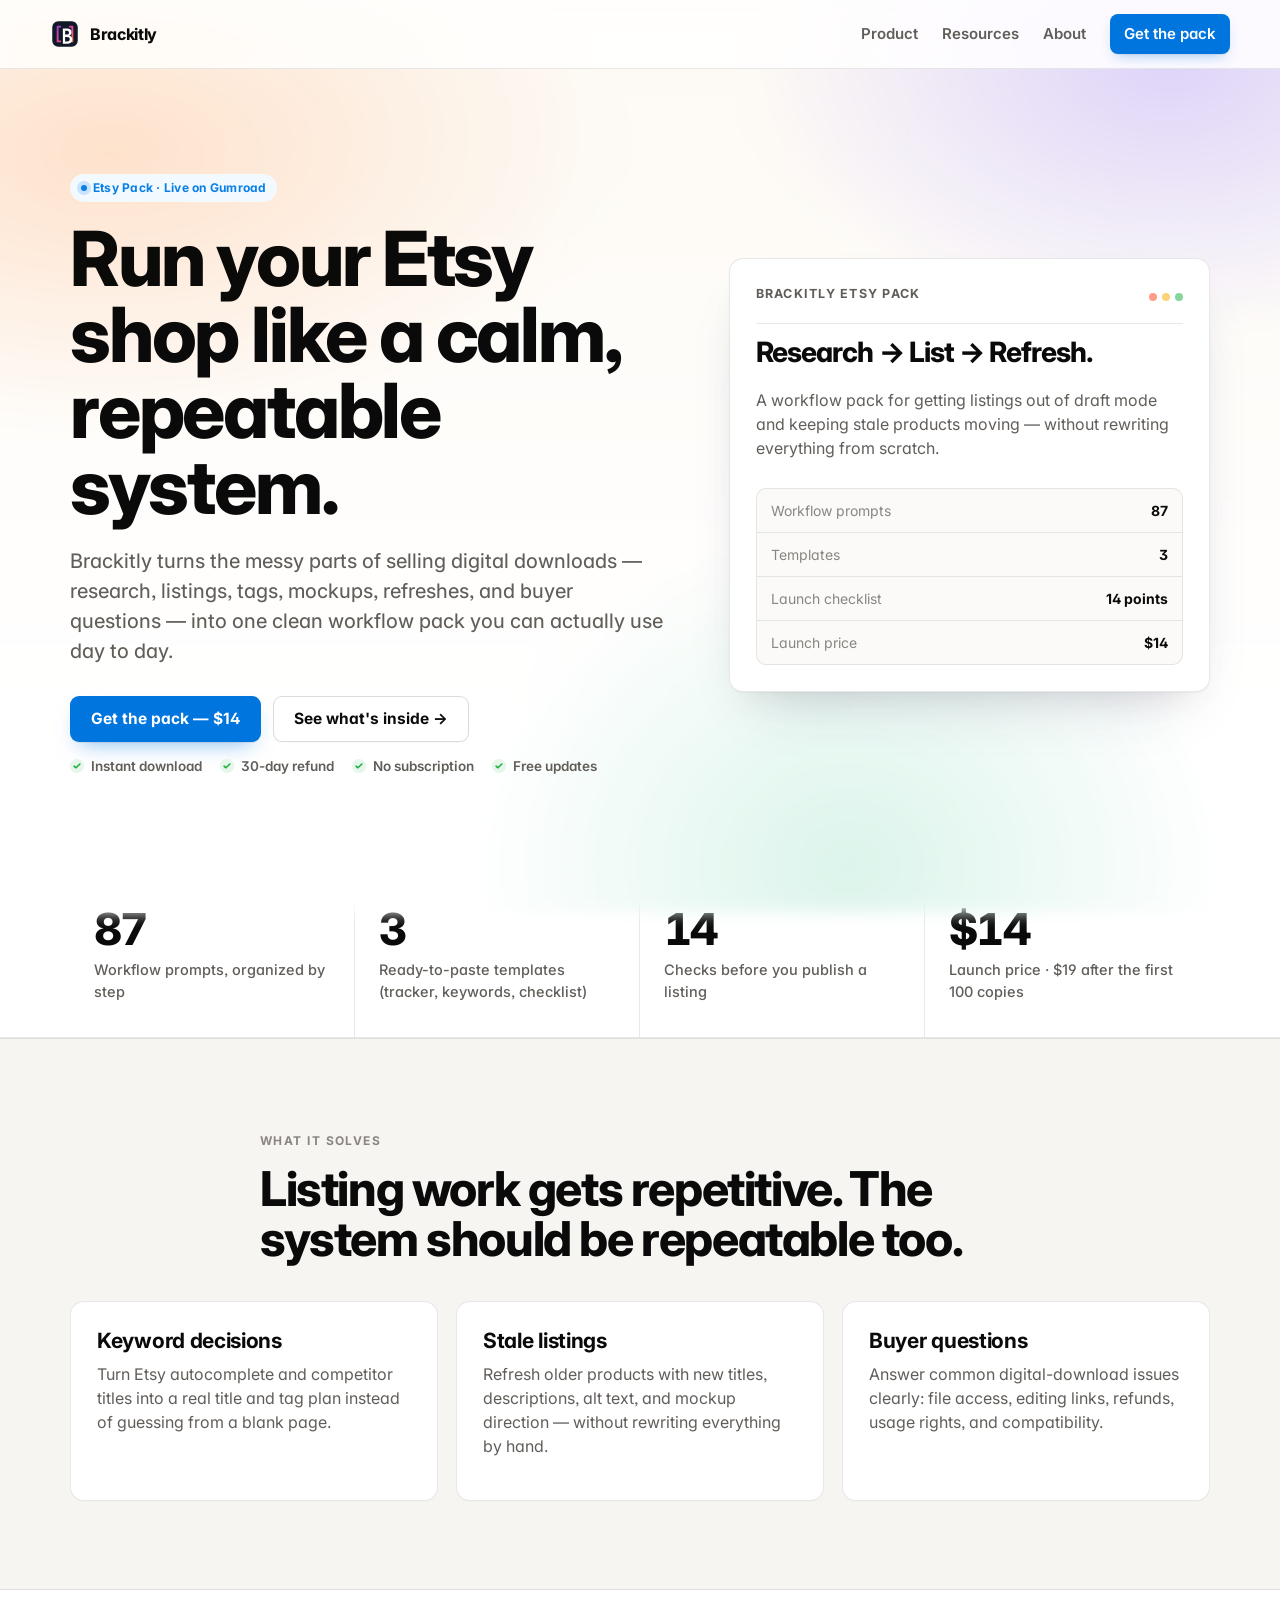
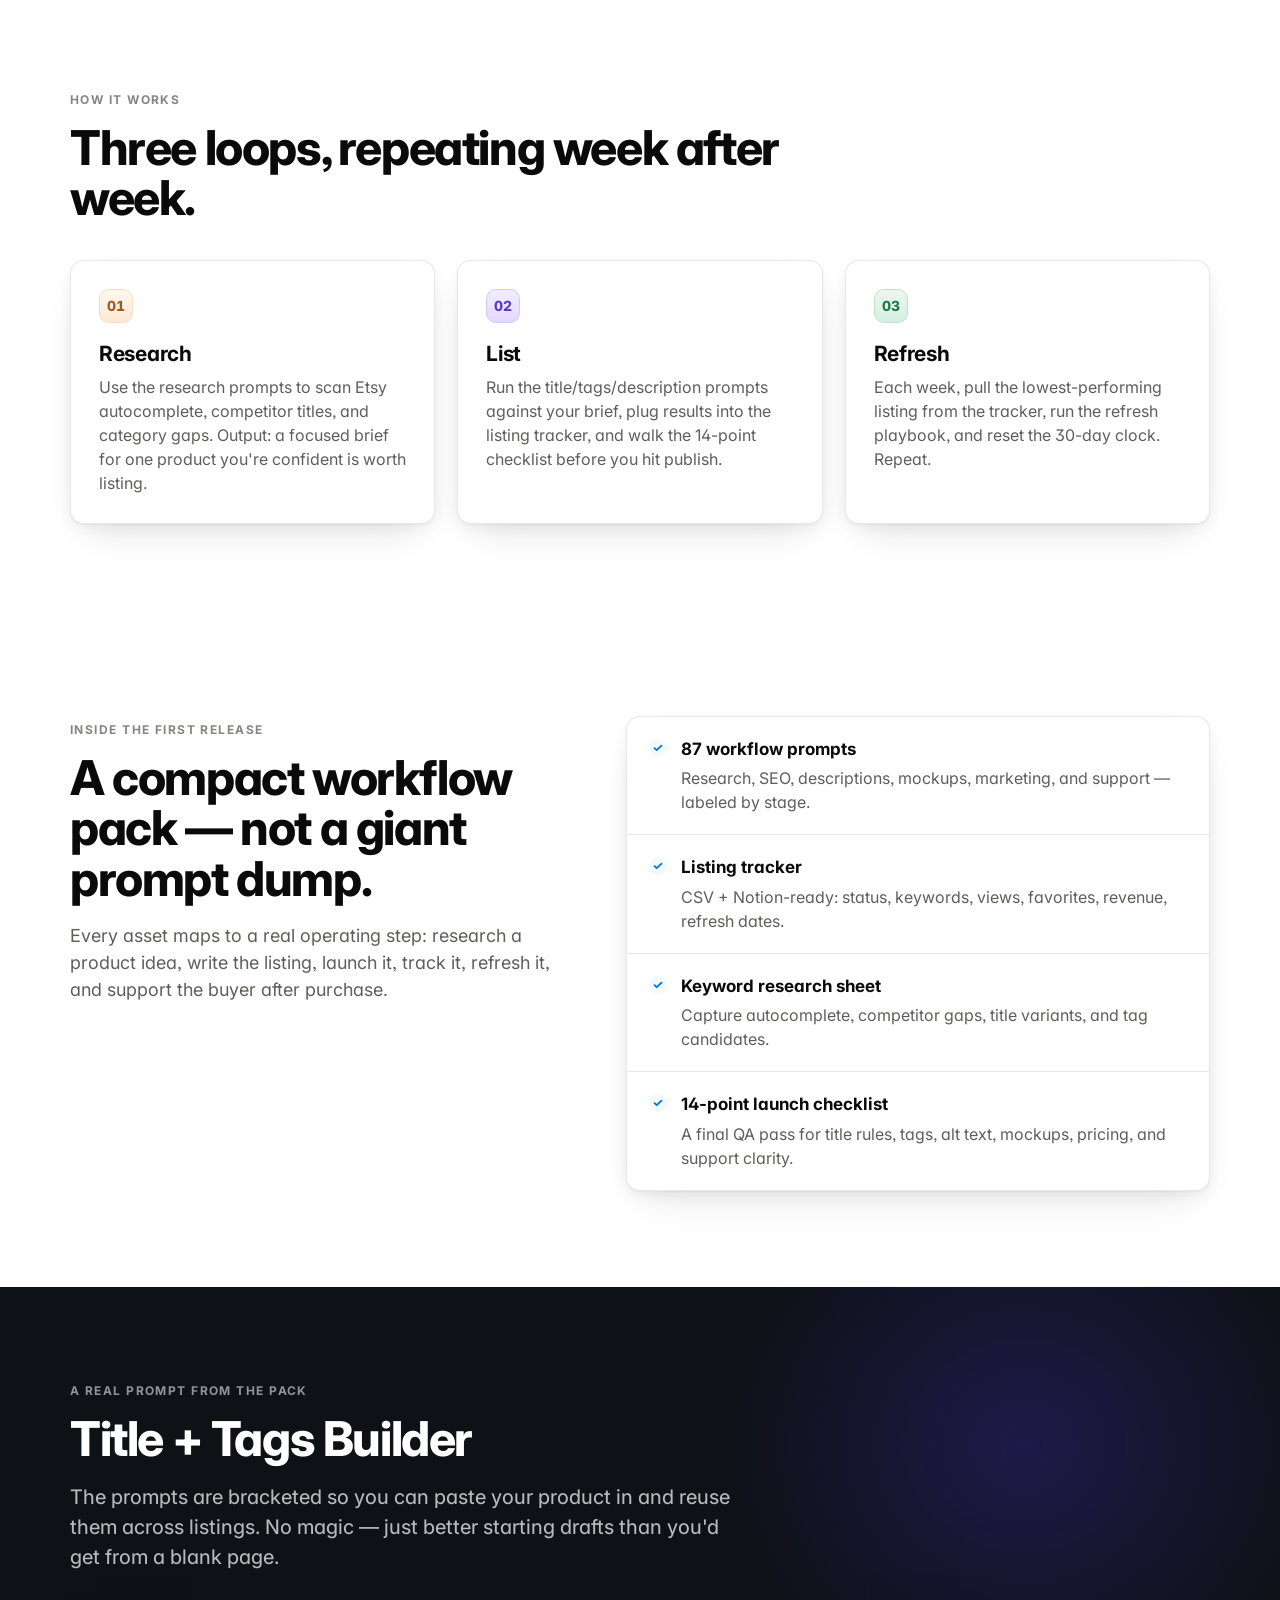
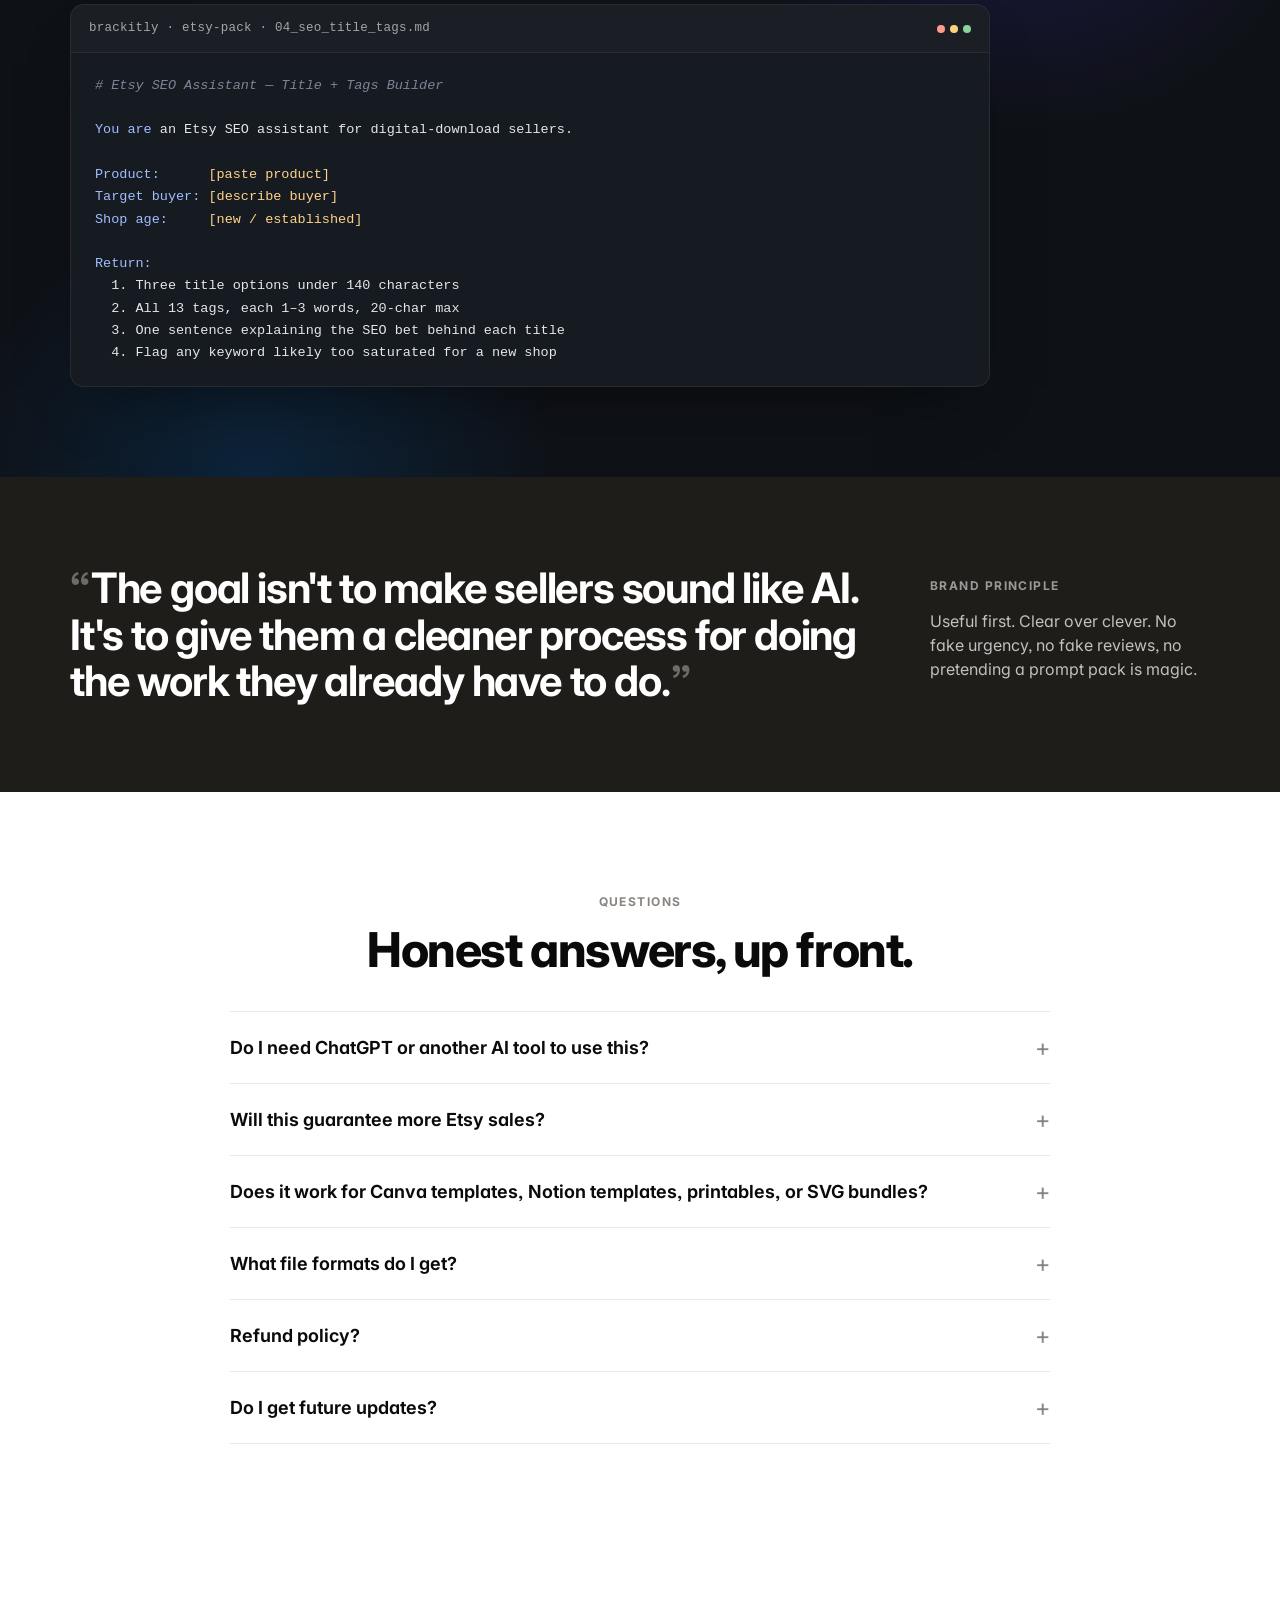
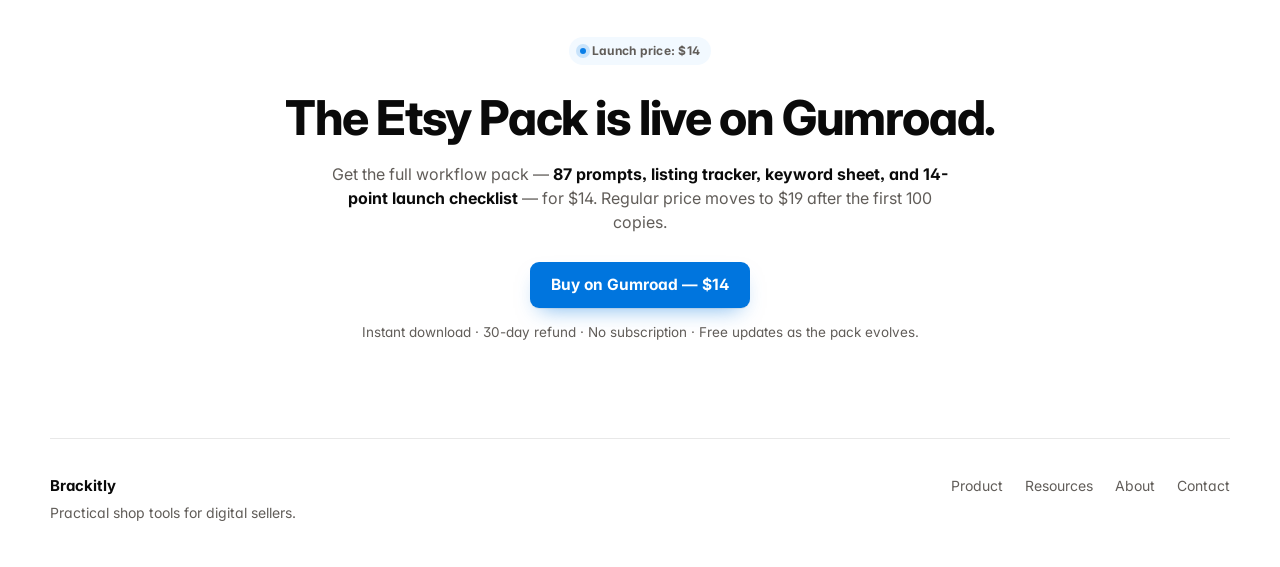
<file: index.html>
<!doctype html>
<html lang="en">
<head>
  <meta charset="utf-8" />
  <meta name="viewport" content="width=device-width, initial-scale=1" />
  <title>Brackitly — Practical shop tools for digital sellers</title>
  <meta name="description" content="Brackitly makes practical prompt packs, templates, and lightweight tools for digital sellers. First up: an Etsy workflow pack for digital-download shops — 87 prompts, 3 templates, 14-point checklist. $14 launch price." />
  <meta property="og:title" content="Brackitly — Practical shop tools for digital sellers" />
  <meta property="og:description" content="A calm, practical workflow pack for Etsy digital-download sellers: prompts, trackers, checklists, and support templates." />
  <meta property="og:type" content="website" />
  <meta name="theme-color" content="#ffffff" />
  <link rel="preconnect" href="https://fonts.googleapis.com">
  <link rel="preconnect" href="https://fonts.gstatic.com" crossorigin>
  <link href="https://fonts.googleapis.com/css2?family=Inter:wght@400;450;500;600;700;750;780;800&display=swap" rel="stylesheet">
  <link rel="icon" href="assets/brackitly-logo.svg" />
  <link rel="stylesheet" href="styles.css" />
</head>
<body>
  <header class="site-header">
    <div class="site-header-inner">
      <a class="brand" href="index.html" aria-label="Brackitly home">
        <img src="assets/brackitly-logo.svg" alt="" />
        <span>Brackitly</span>
      </a>
      <nav aria-label="Main navigation">
        <a href="product.html">Product</a>
        <a href="resources.html">Resources</a>
        <a href="about.html">About</a>
        <a class="nav-cta" href="https://brackitly.gumroad.com/l/etsy-pack">Get the pack</a>
      </nav>
    </div>
  </header>

  <main>
    <section class="hero container">
      <div class="hero-text">
        <p class="badge">Etsy Pack · Live on Gumroad</p>
        <h1>Run your Etsy shop like a calm, repeatable system.</h1>
        <p class="lead">Brackitly turns the messy parts of selling digital downloads — research, listings, tags, mockups, refreshes, and buyer questions — into one clean workflow pack you can actually use day to day.</p>
        <div class="button-row">
          <a class="button primary" href="https://brackitly.gumroad.com/l/etsy-pack">Get the pack — $14</a>
          <a class="button secondary" href="product.html">See what's inside →</a>
        </div>
        <div class="hero-trust">
          <span>Instant download</span>
          <span>30-day refund</span>
          <span>No subscription</span>
          <span>Free updates</span>
        </div>
      </div>

      <aside class="product-card" aria-label="Brackitly Etsy Pack preview">
        <div class="card-header">
          <p class="card-label">Brackitly Etsy Pack</p>
          <span class="card-dot" aria-hidden="true"><i></i><i></i><i></i></span>
        </div>
        <h2>Research → List → Refresh.</h2>
        <p>A workflow pack for getting listings out of draft mode and keeping stale products moving — without rewriting everything from scratch.</p>
        <div class="mini-table" aria-hidden="true">
          <div><span>Workflow prompts</span><strong>87</strong></div>
          <div><span>Templates</span><strong>3</strong></div>
          <div><span>Launch checklist</span><strong>14 points</strong></div>
          <div><span>Launch price</span><strong>$14</strong></div>
        </div>
      </aside>
    </section>

    <section class="stats-strip" aria-label="At a glance">
      <div class="container">
        <div class="stats-grid">
          <div class="stat-item"><div class="stat-num">87</div><div class="stat-label">Workflow prompts, organized by step</div></div>
          <div class="stat-item"><div class="stat-num">3</div><div class="stat-label">Ready-to-paste templates (tracker, keywords, checklist)</div></div>
          <div class="stat-item"><div class="stat-num">14</div><div class="stat-label">Checks before you publish a listing</div></div>
          <div class="stat-item"><div class="stat-num">$14</div><div class="stat-label">Launch price · $19 after the first 100 copies</div></div>
        </div>
      </div>
    </section>

    <section class="surface">
      <div class="container section-heading">
        <p class="eyebrow">What it solves</p>
        <h2>Listing work gets repetitive. The system should be repeatable too.</h2>
      </div>
      <div class="container three-grid">
        <article class="plain-card">
          <h3>Keyword decisions</h3>
          <p>Turn Etsy autocomplete and competitor titles into a real title and tag plan instead of guessing from a blank page.</p>
        </article>
        <article class="plain-card">
          <h3>Stale listings</h3>
          <p>Refresh older products with new titles, descriptions, alt text, and mockup direction — without rewriting everything by hand.</p>
        </article>
        <article class="plain-card">
          <h3>Buyer questions</h3>
          <p>Answer common digital-download issues clearly: file access, editing links, refunds, usage rights, and compatibility.</p>
        </article>
      </div>
    </section>

    <section class="how-section container" aria-label="How it works">
      <div class="section-heading">
        <p class="eyebrow">How it works</p>
        <h2>Three loops, repeating week after week.</h2>
      </div>
      <div class="how-grid">
        <div class="how-card">
          <span class="how-num">01</span>
          <h3>Research</h3>
          <p>Use the research prompts to scan Etsy autocomplete, competitor titles, and category gaps. Output: a focused brief for one product you're confident is worth listing.</p>
        </div>
        <div class="how-card">
          <span class="how-num">02</span>
          <h3>List</h3>
          <p>Run the title/tags/description prompts against your brief, plug results into the listing tracker, and walk the 14-point checklist before you hit publish.</p>
        </div>
        <div class="how-card">
          <span class="how-num">03</span>
          <h3>Refresh</h3>
          <p>Each week, pull the lowest-performing listing from the tracker, run the refresh playbook, and reset the 30-day clock. Repeat.</p>
        </div>
      </div>
    </section>

    <section class="container split-section">
      <div>
        <p class="eyebrow">Inside the first release</p>
        <h2>A compact workflow pack — not a giant prompt dump.</h2>
        <p>Every asset maps to a real operating step: research a product idea, write the listing, launch it, track it, refresh it, and support the buyer after purchase.</p>
      </div>
      <div class="checklist">
        <div><strong>87 workflow prompts</strong><span>Research, SEO, descriptions, mockups, marketing, and support — labeled by stage.</span></div>
        <div><strong>Listing tracker</strong><span>CSV + Notion-ready: status, keywords, views, favorites, revenue, refresh dates.</span></div>
        <div><strong>Keyword research sheet</strong><span>Capture autocomplete, competitor gaps, title variants, and tag candidates.</span></div>
        <div><strong>14-point launch checklist</strong><span>A final QA pass for title rules, tags, alt text, mockups, pricing, and support clarity.</span></div>
      </div>
    </section>

    <section class="sample-band" aria-label="Sample prompt">
      <div class="container">
        <p class="eyebrow">A real prompt from the pack</p>
        <h2>Title + Tags Builder</h2>
        <p class="lead">The prompts are bracketed so you can paste your product in and reuse them across listings. No magic — just better starting drafts than you'd get from a blank page.</p>
        <div class="code-card">
          <div class="code-card-head">
            <span class="filename">brackitly · etsy-pack · 04_seo_title_tags.md</span>
            <span class="card-dot" aria-hidden="true"><i></i><i></i><i></i></span>
          </div>
<pre><span class="c"># Etsy SEO Assistant — Title + Tags Builder</span>

<span class="k">You are</span> an Etsy SEO assistant for digital-download sellers.

<span class="k">Product:</span>      <span class="s">[paste product]</span>
<span class="k">Target buyer:</span> <span class="s">[describe buyer]</span>
<span class="k">Shop age:</span>     <span class="s">[new / established]</span>

<span class="k">Return:</span>
  1. Three title options under 140 characters
  2. All 13 tags, each 1–3 words, 20-char max
  3. One sentence explaining the SEO bet behind each title
  4. Flag any keyword likely too saturated for a new shop</pre>
        </div>
      </div>
    </section>

    <section class="quote-band">
      <div class="container quote-layout">
        <blockquote>The goal isn't to make sellers sound like AI. It's to give them a cleaner process for doing the work they already have to do.</blockquote>
        <div>
          <p class="eyebrow">Brand principle</p>
          <p>Useful first. Clear over clever. No fake urgency, no fake reviews, no pretending a prompt pack is magic.</p>
        </div>
      </div>
    </section>

    <section class="faq-section container" aria-label="Frequently asked questions">
      <div class="section-heading" style="text-align:center;margin-left:auto;margin-right:auto">
        <p class="eyebrow">Questions</p>
        <h2>Honest answers, up front.</h2>
      </div>
      <div class="faq-list">
        <details class="faq-item">
          <summary>Do I need ChatGPT or another AI tool to use this?</summary>
          <p class="faq-a">Yes — the prompts are designed to be pasted into ChatGPT, Claude, or any modern LLM you already use. The free tiers of those tools are enough to run every prompt in the pack.</p>
        </details>
        <details class="faq-item">
          <summary>Will this guarantee more Etsy sales?</summary>
          <p class="faq-a">No, and anyone telling you otherwise is lying. Etsy ranking depends on listing quality, competition, click-through, and conversion. The pack helps you produce stronger drafts faster and run a more disciplined refresh loop. The selling still depends on your product.</p>
        </details>
        <details class="faq-item">
          <summary>Does it work for Canva templates, Notion templates, printables, or SVG bundles?</summary>
          <p class="faq-a">Yes. The prompts and templates are written for file-based digital downloads in general — printables, planners, SVG bundles, art prints, Notion templates, Canva templates, and similar.</p>
        </details>
        <details class="faq-item">
          <summary>What file formats do I get?</summary>
          <p class="faq-a">A PDF for the prompts and playbooks, plus CSV exports of the listing tracker and keyword sheet you can drop into Google Sheets, Excel, or Notion.</p>
        </details>
        <details class="faq-item">
          <summary>Refund policy?</summary>
          <p class="faq-a">30-day refund, no questions. Email and you get your money back. Digital products don't need defensive policies.</p>
        </details>
        <details class="faq-item">
          <summary>Do I get future updates?</summary>
          <p class="faq-a">Yes. Anyone who buys an early copy gets every update to v1 free, including new prompts and platform-rule changes.</p>
        </details>
      </div>
    </section>

    <section class="container final-cta">
      <p class="badge">Launch price: $14</p>
      <h2>The Etsy Pack is live on Gumroad.</h2>
      <p>Get the full workflow pack — <strong>87 prompts, listing tracker, keyword sheet, and 14-point launch checklist</strong> — for $14. Regular price moves to $19 after the first 100 copies.</p>
      <a class="button primary" href="https://brackitly.gumroad.com/l/etsy-pack">Buy on Gumroad — $14</a>
      <p class="caption cta-note">Instant download · 30-day refund · No subscription · Free updates as the pack evolves.</p>
    </section>
  </main>

  <footer class="site-footer">
    <div><strong>Brackitly</strong><span>Practical shop tools for digital sellers.</span></div>
    <div class="footer-links">
      <a href="product.html">Product</a>
      <a href="resources.html">Resources</a>
      <a href="about.html">About</a>
      <a href="https://brackitly.gumroad.com/l/etsy-pack">Contact</a>
    </div>
  </footer>
</body>
</html>
</file>
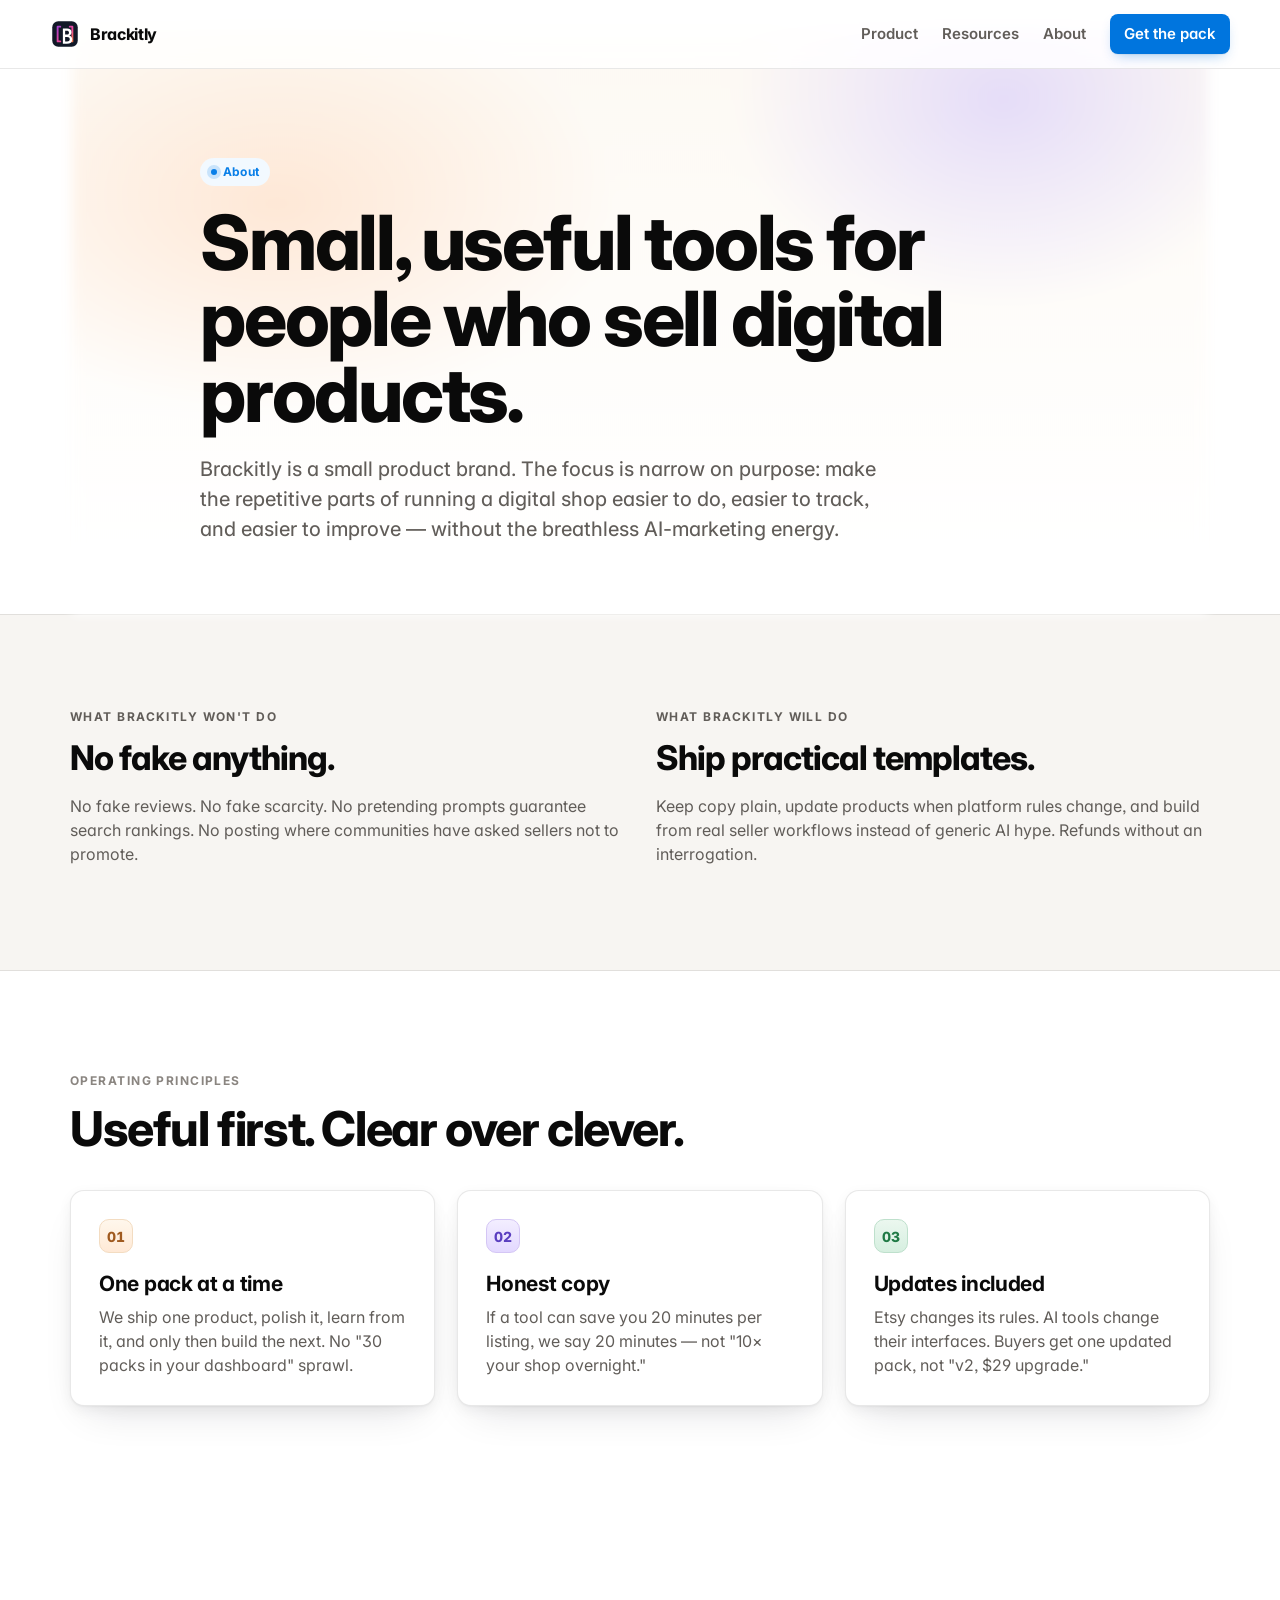
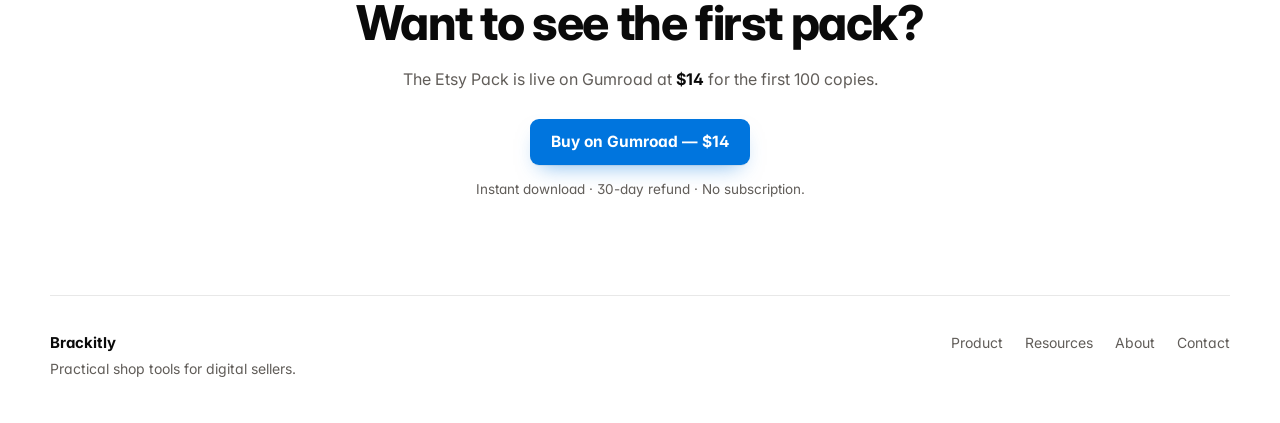
<file: about.html>
<!doctype html>
<html lang="en">
<head>
  <meta charset="utf-8" />
  <meta name="viewport" content="width=device-width, initial-scale=1" />
  <title>About — Brackitly</title>
  <meta name="description" content="Brackitly is a small product brand making practical workflow tools for people who sell digital products." />
  <link rel="preconnect" href="https://fonts.googleapis.com">
  <link rel="preconnect" href="https://fonts.gstatic.com" crossorigin>
  <link href="https://fonts.googleapis.com/css2?family=Inter:wght@400;450;500;600;700;750;780;800&display=swap" rel="stylesheet">
  <link rel="icon" href="assets/brackitly-logo.svg" />
  <link rel="stylesheet" href="styles.css" />
</head>
<body>
  <header class="site-header">
    <div class="site-header-inner">
      <a class="brand" href="index.html"><img src="assets/brackitly-logo.svg" alt=""><span>Brackitly</span></a>
      <nav>
        <a href="product.html">Product</a>
        <a href="resources.html">Resources</a>
        <a href="about.html">About</a>
        <a class="nav-cta" href="https://brackitly.gumroad.com/l/etsy-pack">Get the pack</a>
      </nav>
    </div>
  </header>

  <main>
    <section class="container page-hero has-decor narrow">
      <p class="badge">About</p>
      <h1>Small, useful tools for people who sell digital products.</h1>
      <p class="lead">Brackitly is a small product brand. The focus is narrow on purpose: make the repetitive parts of running a digital shop easier to do, easier to track, and easier to improve — without the breathless AI-marketing energy.</p>
    </section>

    <section class="surface">
      <div class="container values-grid">
        <div>
          <p class="eyebrow">What Brackitly won't do</p>
          <h2>No fake anything.</h2>
          <p>No fake reviews. No fake scarcity. No pretending prompts guarantee search rankings. No posting where communities have asked sellers not to promote.</p>
        </div>
        <div>
          <p class="eyebrow">What Brackitly will do</p>
          <h2>Ship practical templates.</h2>
          <p>Keep copy plain, update products when platform rules change, and build from real seller workflows instead of generic AI hype. Refunds without an interrogation.</p>
        </div>
      </div>
    </section>

    <section class="container how-section" aria-label="Principles">
      <div class="section-heading">
        <p class="eyebrow">Operating principles</p>
        <h2>Useful first. Clear over clever.</h2>
      </div>
      <div class="how-grid">
        <div class="how-card">
          <span class="how-num">01</span>
          <h3>One pack at a time</h3>
          <p>We ship one product, polish it, learn from it, and only then build the next. No "30 packs in your dashboard" sprawl.</p>
        </div>
        <div class="how-card">
          <span class="how-num">02</span>
          <h3>Honest copy</h3>
          <p>If a tool can save you 20 minutes per listing, we say 20 minutes — not "10× your shop overnight."</p>
        </div>
        <div class="how-card">
          <span class="how-num">03</span>
          <h3>Updates included</h3>
          <p>Etsy changes its rules. AI tools change their interfaces. Buyers get one updated pack, not "v2, $29 upgrade."</p>
        </div>
      </div>
    </section>

    <section class="container final-cta">
      <h2>Want to see the first pack?</h2>
      <p>The Etsy Pack is live on Gumroad at <strong>$14</strong> for the first 100 copies.</p>
      <a class="button primary" href="https://brackitly.gumroad.com/l/etsy-pack">Buy on Gumroad — $14</a>
      <p class="caption cta-note">Instant download · 30-day refund · No subscription.</p>
    </section>
  </main>

  <footer class="site-footer">
    <div><strong>Brackitly</strong><span>Practical shop tools for digital sellers.</span></div>
    <div class="footer-links">
      <a href="product.html">Product</a>
      <a href="resources.html">Resources</a>
      <a href="about.html">About</a>
      <a href="https://brackitly.gumroad.com/l/etsy-pack">Contact</a>
    </div>
  </footer>
</body>
</html>
</file>
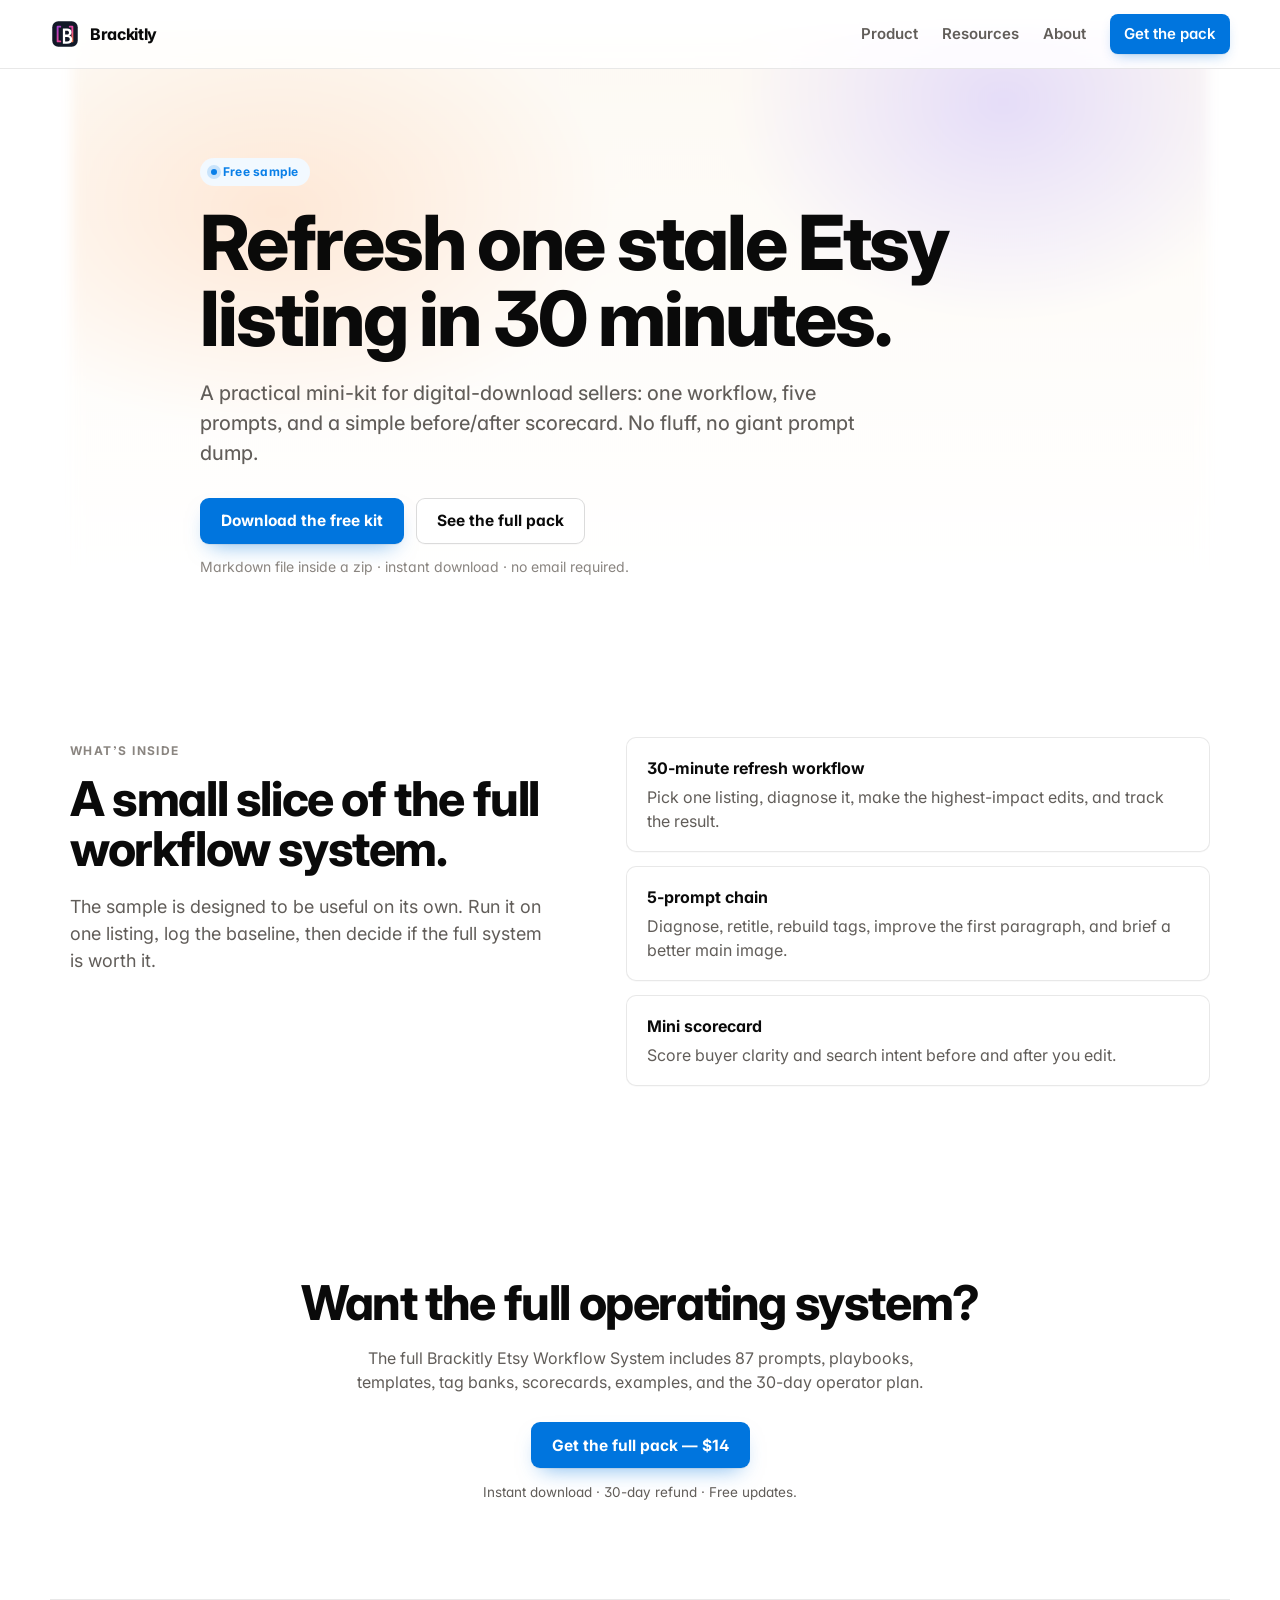
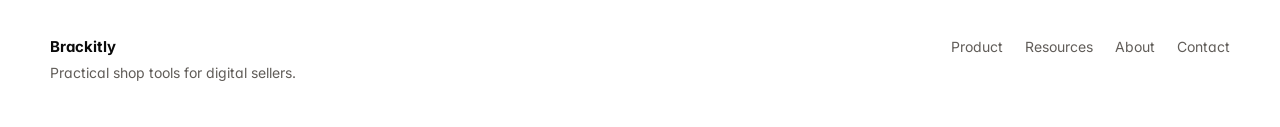
<file: free-sample.html>
<!doctype html>
<html lang="en">
<head>
  <meta charset="utf-8" />
  <meta name="viewport" content="width=device-width, initial-scale=1" />
  <title>Free Etsy Listing Refresh Kit — Brackitly</title>
  <meta name="description" content="Download a free Brackitly Etsy listing refresh kit for digital-download sellers: workflow, prompt chain, and mini scorecard." />
  <link rel="preconnect" href="https://fonts.googleapis.com">
  <link rel="preconnect" href="https://fonts.gstatic.com" crossorigin>
  <link href="https://fonts.googleapis.com/css2?family=Inter:wght@400;450;500;600;700;750;780;800&display=swap" rel="stylesheet">
  <link rel="icon" href="assets/brackitly-logo.svg" />
  <link rel="stylesheet" href="styles.css" />
</head>
<body>
  <header class="site-header">
    <div class="site-header-inner">
      <a class="brand" href="index.html"><img src="assets/brackitly-logo.svg" alt=""><span>Brackitly</span></a>
      <nav>
        <a href="product.html">Product</a>
        <a href="resources.html">Resources</a>
        <a href="about.html">About</a>
        <a class="nav-cta" href="https://brackitly.gumroad.com/l/etsy-pack">Get the pack</a>
      </nav>
    </div>
  </header>

  <main>
    <section class="container page-hero has-decor narrow">
      <p class="badge">Free sample</p>
      <h1>Refresh one stale Etsy listing in 30 minutes.</h1>
      <p class="lead">A practical mini-kit for digital-download sellers: one workflow, five prompts, and a simple before/after scorecard. No fluff, no giant prompt dump.</p>
      <div class="hero-actions">
        <a class="button primary" href="downloads/brackitly-free-sample.zip">Download the free kit</a>
        <a class="button secondary" href="https://brackitly.gumroad.com/l/etsy-pack">See the full pack</a>
      </div>
      <p class="caption">Markdown file inside a zip · instant download · no email required.</p>
    </section>

    <section class="container split-section">
      <div>
        <p class="eyebrow">What’s inside</p>
        <h2>A small slice of the full workflow system.</h2>
        <p>The sample is designed to be useful on its own. Run it on one listing, log the baseline, then decide if the full system is worth it.</p>
      </div>
      <div class="feature-list compact">
        <div><strong>30-minute refresh workflow</strong><span>Pick one listing, diagnose it, make the highest-impact edits, and track the result.</span></div>
        <div><strong>5-prompt chain</strong><span>Diagnose, retitle, rebuild tags, improve the first paragraph, and brief a better main image.</span></div>
        <div><strong>Mini scorecard</strong><span>Score buyer clarity and search intent before and after you edit.</span></div>
      </div>
    </section>

    <section class="container final-cta">
      <h2>Want the full operating system?</h2>
      <p>The full Brackitly Etsy Workflow System includes 87 prompts, playbooks, templates, tag banks, scorecards, examples, and the 30-day operator plan.</p>
      <a class="button primary" href="https://brackitly.gumroad.com/l/etsy-pack">Get the full pack — $14</a>
      <p class="caption cta-note">Instant download · 30-day refund · Free updates.</p>
    </section>
  </main>

  <footer class="site-footer">
    <div><strong>Brackitly</strong><span>Practical shop tools for digital sellers.</span></div>
    <div class="footer-links">
      <a href="product.html">Product</a>
      <a href="resources.html">Resources</a>
      <a href="about.html">About</a>
      <a href="https://brackitly.gumroad.com/l/etsy-pack">Contact</a>
    </div>
  </footer>
</body>
</html>
</file>
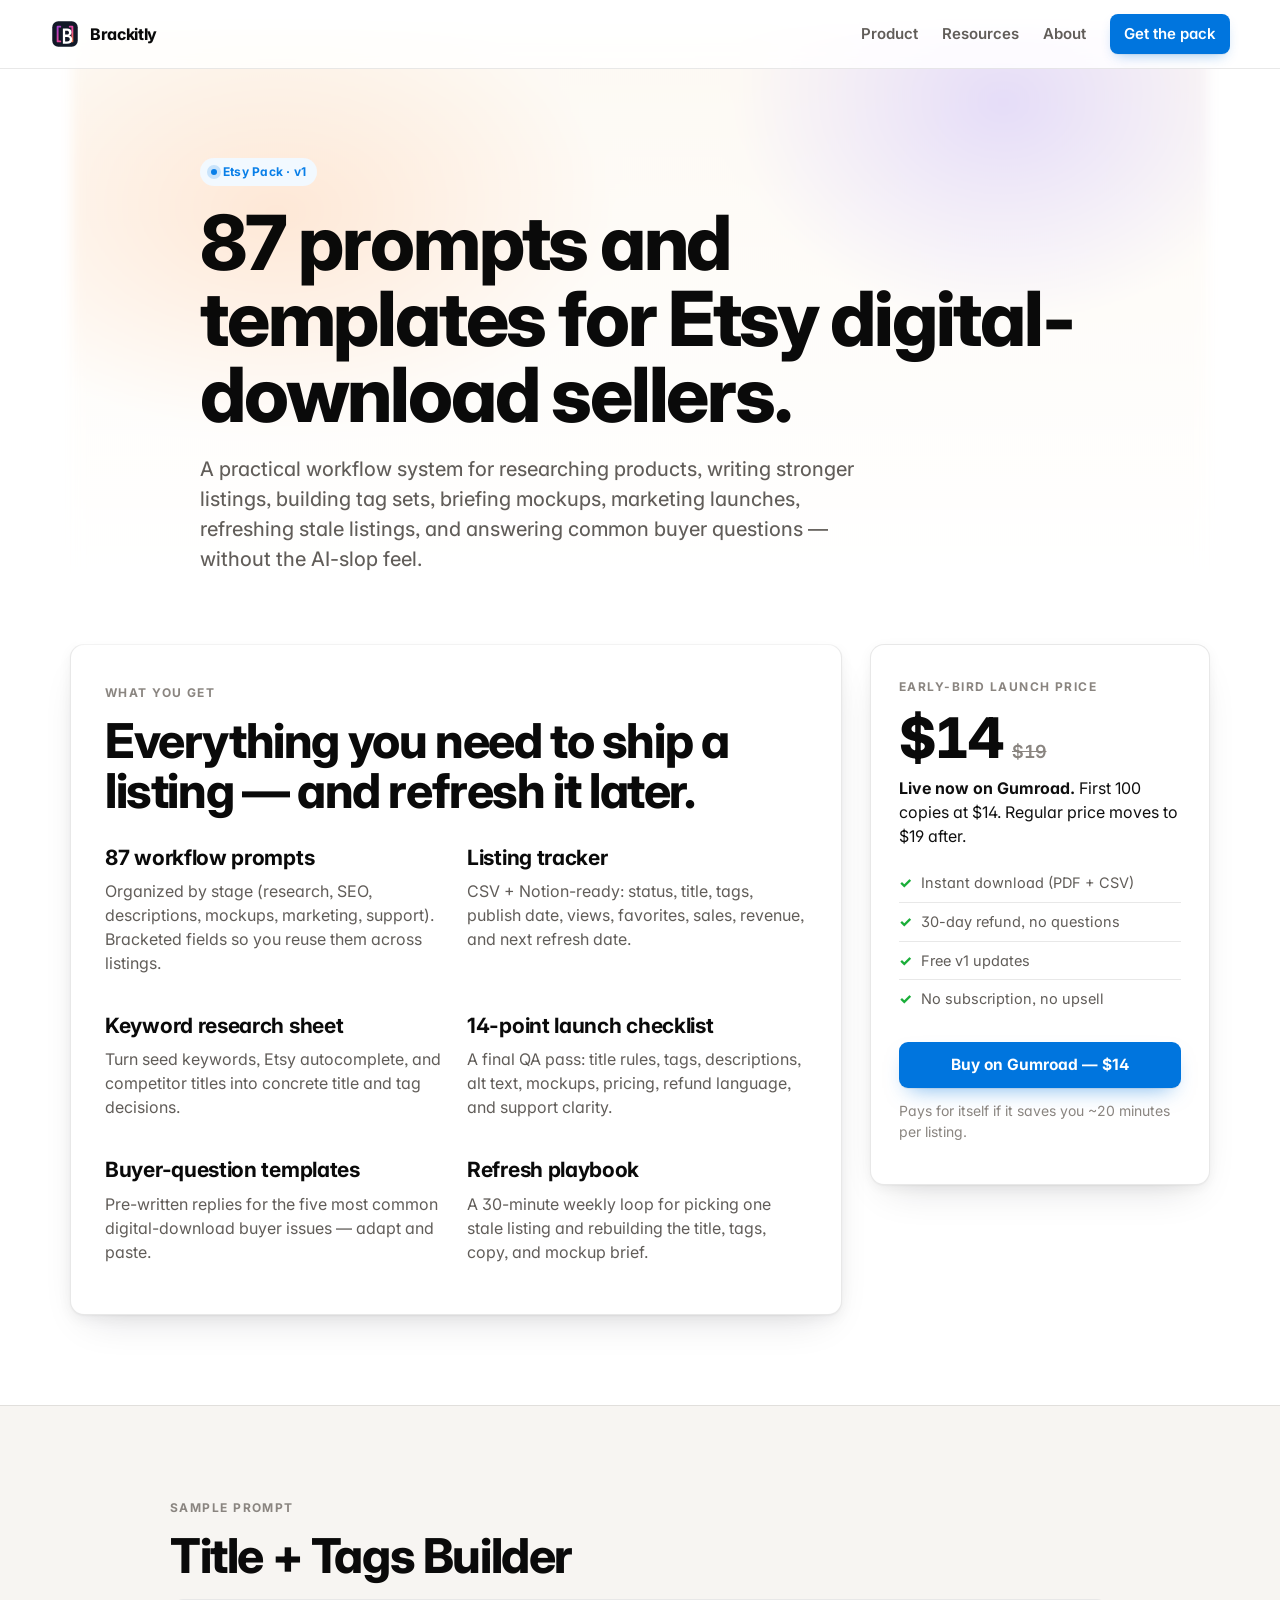
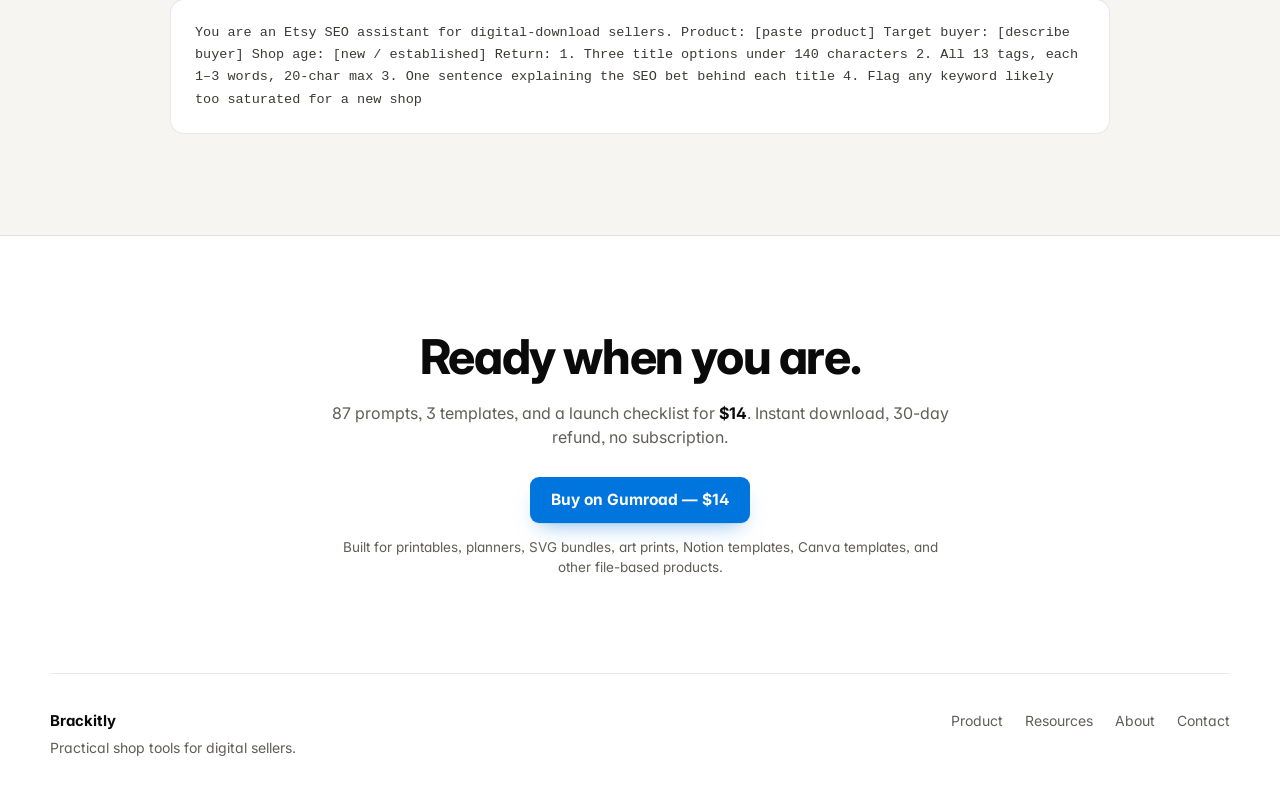
<file: product.html>
<!doctype html>
<html lang="en">
<head>
  <meta charset="utf-8" />
  <meta name="viewport" content="width=device-width, initial-scale=1" />
  <title>Etsy Pack — Brackitly</title>
  <meta name="description" content="87 prompts, 3 templates, and a 14-point launch checklist for Etsy digital-download sellers. Live on Gumroad — $14 launch price." />
  <link rel="preconnect" href="https://fonts.googleapis.com">
  <link rel="preconnect" href="https://fonts.gstatic.com" crossorigin>
  <link href="https://fonts.googleapis.com/css2?family=Inter:wght@400;450;500;600;700;750;780;800&display=swap" rel="stylesheet">
  <link rel="icon" href="assets/brackitly-logo.svg" />
  <link rel="stylesheet" href="styles.css" />
</head>
<body>
  <header class="site-header">
    <div class="site-header-inner">
      <a class="brand" href="index.html"><img src="assets/brackitly-logo.svg" alt=""><span>Brackitly</span></a>
      <nav>
        <a href="product.html">Product</a>
        <a href="resources.html">Resources</a>
        <a href="about.html">About</a>
        <a class="nav-cta" href="https://brackitly.gumroad.com/l/etsy-pack">Get the pack</a>
      </nav>
    </div>
  </header>

  <main>
    <section class="container page-hero has-decor narrow">
      <p class="badge">Etsy Pack · v1</p>
      <h1>87 prompts and templates for Etsy digital-download sellers.</h1>
      <p class="lead">A practical workflow system for researching products, writing stronger listings, building tag sets, briefing mockups, marketing launches, refreshing stale listings, and answering common buyer questions — without the AI-slop feel.</p>
    </section>

    <section class="container product-layout">
      <div class="panel">
        <p class="eyebrow">What you get</p>
        <h2>Everything you need to ship a listing — and refresh it later.</h2>
        <div class="feature-list">
          <div>
            <h3>87 workflow prompts</h3>
            <p>Organized by stage (research, SEO, descriptions, mockups, marketing, support). Bracketed fields so you reuse them across listings.</p>
          </div>
          <div>
            <h3>Listing tracker</h3>
            <p>CSV + Notion-ready: status, title, tags, publish date, views, favorites, sales, revenue, and next refresh date.</p>
          </div>
          <div>
            <h3>Keyword research sheet</h3>
            <p>Turn seed keywords, Etsy autocomplete, and competitor titles into concrete title and tag decisions.</p>
          </div>
          <div>
            <h3>14-point launch checklist</h3>
            <p>A final QA pass: title rules, tags, descriptions, alt text, mockups, pricing, refund language, and support clarity.</p>
          </div>
          <div>
            <h3>Buyer-question templates</h3>
            <p>Pre-written replies for the five most common digital-download buyer issues — adapt and paste.</p>
          </div>
          <div>
            <h3>Refresh playbook</h3>
            <p>A 30-minute weekly loop for picking one stale listing and rebuilding the title, tags, copy, and mockup brief.</p>
          </div>
        </div>
      </div>

      <aside class="buy-box">
        <p class="eyebrow">Early-bird launch price</p>
        <div class="price">$14<span class="price-strike">$19</span></div>
        <p><strong>Live now on Gumroad.</strong> First 100 copies at $14. Regular price moves to $19 after.</p>
        <ul>
          <li>Instant download (PDF + CSV)</li>
          <li>30-day refund, no questions</li>
          <li>Free v1 updates</li>
          <li>No subscription, no upsell</li>
        </ul>
        <a class="button primary" href="https://brackitly.gumroad.com/l/etsy-pack" style="width:100%;margin-top:6px">Buy on Gumroad — $14</a>
        <p class="caption" style="margin-top:12px">Pays for itself if it saves you ~20 minutes per listing.</p>
      </aside>
    </section>

    <section class="surface">
      <div class="container sample-box">
        <p class="eyebrow">Sample prompt</p>
        <h2>Title + Tags Builder</h2>
        <p class="codeish">You are an Etsy SEO assistant for digital-download sellers.

Product:      [paste product]
Target buyer: [describe buyer]
Shop age:     [new / established]

Return:
  1. Three title options under 140 characters
  2. All 13 tags, each 1–3 words, 20-char max
  3. One sentence explaining the SEO bet behind each title
  4. Flag any keyword likely too saturated for a new shop</p>
      </div>
    </section>

    <section class="container final-cta">
      <h2>Ready when you are.</h2>
      <p>87 prompts, 3 templates, and a launch checklist for <strong>$14</strong>. Instant download, 30-day refund, no subscription.</p>
      <a class="button primary" href="https://brackitly.gumroad.com/l/etsy-pack">Buy on Gumroad — $14</a>
      <p class="caption cta-note">Built for printables, planners, SVG bundles, art prints, Notion templates, Canva templates, and other file-based products.</p>
    </section>
  </main>

  <footer class="site-footer">
    <div><strong>Brackitly</strong><span>Practical shop tools for digital sellers.</span></div>
    <div class="footer-links">
      <a href="product.html">Product</a>
      <a href="resources.html">Resources</a>
      <a href="about.html">About</a>
      <a href="https://brackitly.gumroad.com/l/etsy-pack">Contact</a>
    </div>
  </footer>
</body>
</html>
</file>
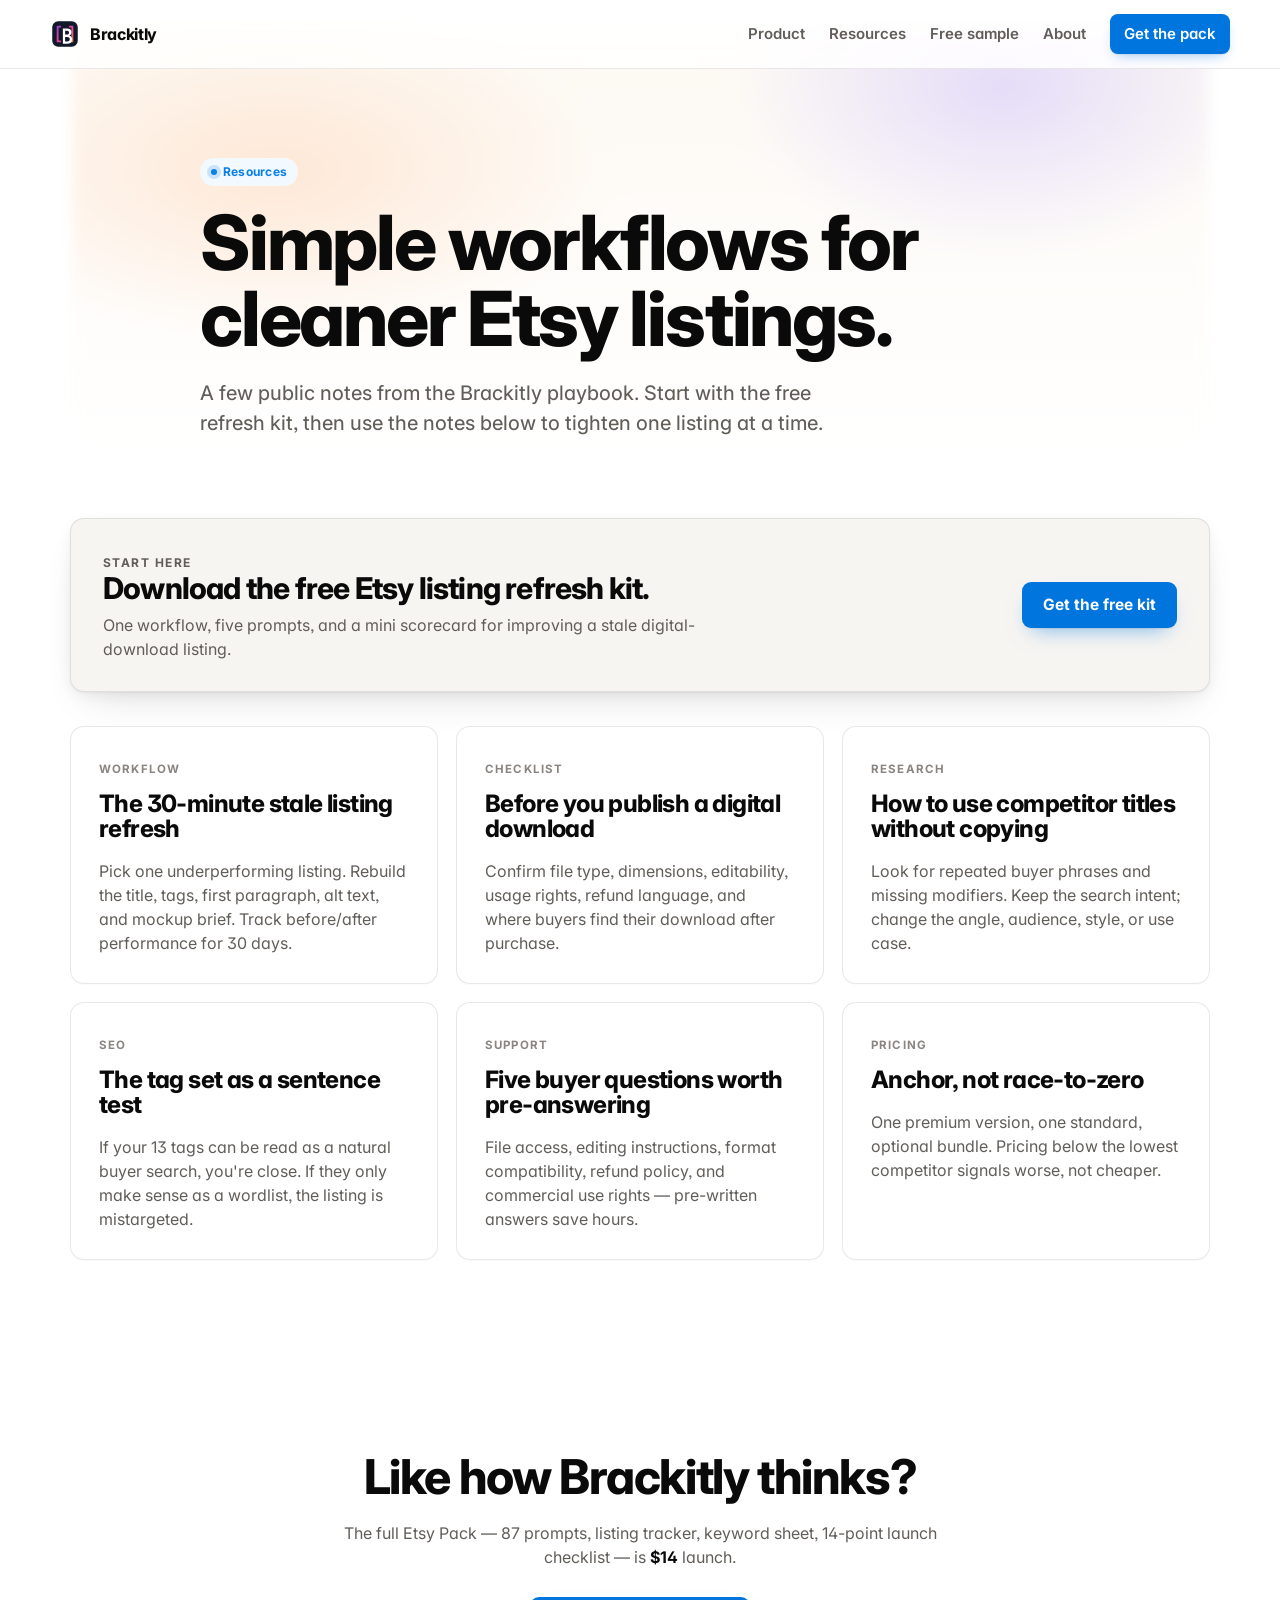
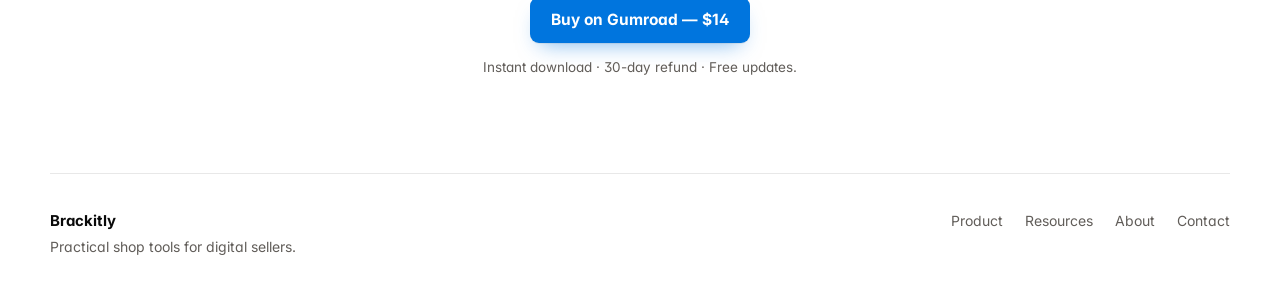
<file: resources.html>
<!doctype html>
<html lang="en">
<head>
  <meta charset="utf-8" />
  <meta name="viewport" content="width=device-width, initial-scale=1" />
  <title>Resources — Brackitly</title>
  <meta name="description" content="Practical workflows for Etsy digital-download sellers — free notes from the Brackitly playbook." />
  <link rel="preconnect" href="https://fonts.googleapis.com">
  <link rel="preconnect" href="https://fonts.gstatic.com" crossorigin>
  <link href="https://fonts.googleapis.com/css2?family=Inter:wght@400;450;500;600;700;750;780;800&display=swap" rel="stylesheet">
  <link rel="icon" href="assets/brackitly-logo.svg" />
  <link rel="stylesheet" href="styles.css" />
</head>
<body>
  <header class="site-header">
    <div class="site-header-inner">
      <a class="brand" href="index.html"><img src="assets/brackitly-logo.svg" alt=""><span>Brackitly</span></a>
      <nav>
        <a href="product.html">Product</a>
        <a href="resources.html">Resources</a>
        <a href="free-sample.html">Free sample</a>
        <a href="about.html">About</a>
        <a class="nav-cta" href="https://brackitly.gumroad.com/l/etsy-pack">Get the pack</a>
      </nav>
    </div>
  </header>

  <main>
    <section class="container page-hero has-decor narrow">
      <p class="badge">Resources</p>
      <h1>Simple workflows for cleaner Etsy listings.</h1>
      <p class="lead">A few public notes from the Brackitly playbook. Start with the free refresh kit, then use the notes below to tighten one listing at a time.</p>
    </section>

    <section class="container feature-band">
      <div>
        <p class="eyebrow">Start here</p>
        <h2>Download the free Etsy listing refresh kit.</h2>
        <p>One workflow, five prompts, and a mini scorecard for improving a stale digital-download listing.</p>
      </div>
      <a class="button primary" href="free-sample.html">Get the free kit</a>
    </section>

    <section class="container article-grid">
      <article class="article-card">
        <span>Workflow</span>
        <h2>The 30-minute stale listing refresh</h2>
        <p>Pick one underperforming listing. Rebuild the title, tags, first paragraph, alt text, and mockup brief. Track before/after performance for 30 days.</p>
      </article>
      <article class="article-card">
        <span>Checklist</span>
        <h2>Before you publish a digital download</h2>
        <p>Confirm file type, dimensions, editability, usage rights, refund language, and where buyers find their download after purchase.</p>
      </article>
      <article class="article-card">
        <span>Research</span>
        <h2>How to use competitor titles without copying</h2>
        <p>Look for repeated buyer phrases and missing modifiers. Keep the search intent; change the angle, audience, style, or use case.</p>
      </article>
      <article class="article-card">
        <span>SEO</span>
        <h2>The tag set as a sentence test</h2>
        <p>If your 13 tags can be read as a natural buyer search, you're close. If they only make sense as a wordlist, the listing is mistargeted.</p>
      </article>
      <article class="article-card">
        <span>Support</span>
        <h2>Five buyer questions worth pre-answering</h2>
        <p>File access, editing instructions, format compatibility, refund policy, and commercial use rights — pre-written answers save hours.</p>
      </article>
      <article class="article-card">
        <span>Pricing</span>
        <h2>Anchor, not race-to-zero</h2>
        <p>One premium version, one standard, optional bundle. Pricing below the lowest competitor signals worse, not cheaper.</p>
      </article>
    </section>

    <section class="container final-cta">
      <h2>Like how Brackitly thinks?</h2>
      <p>The full Etsy Pack — 87 prompts, listing tracker, keyword sheet, 14-point launch checklist — is <strong>$14</strong> launch.</p>
      <a class="button primary" href="https://brackitly.gumroad.com/l/etsy-pack">Buy on Gumroad — $14</a>
      <p class="caption cta-note">Instant download · 30-day refund · Free updates.</p>
    </section>
  </main>

  <footer class="site-footer">
    <div><strong>Brackitly</strong><span>Practical shop tools for digital sellers.</span></div>
    <div class="footer-links">
      <a href="product.html">Product</a>
      <a href="resources.html">Resources</a>
      <a href="about.html">About</a>
      <a href="https://brackitly.gumroad.com/l/etsy-pack">Contact</a>
    </div>
  </footer>
</body>
</html>
</file>
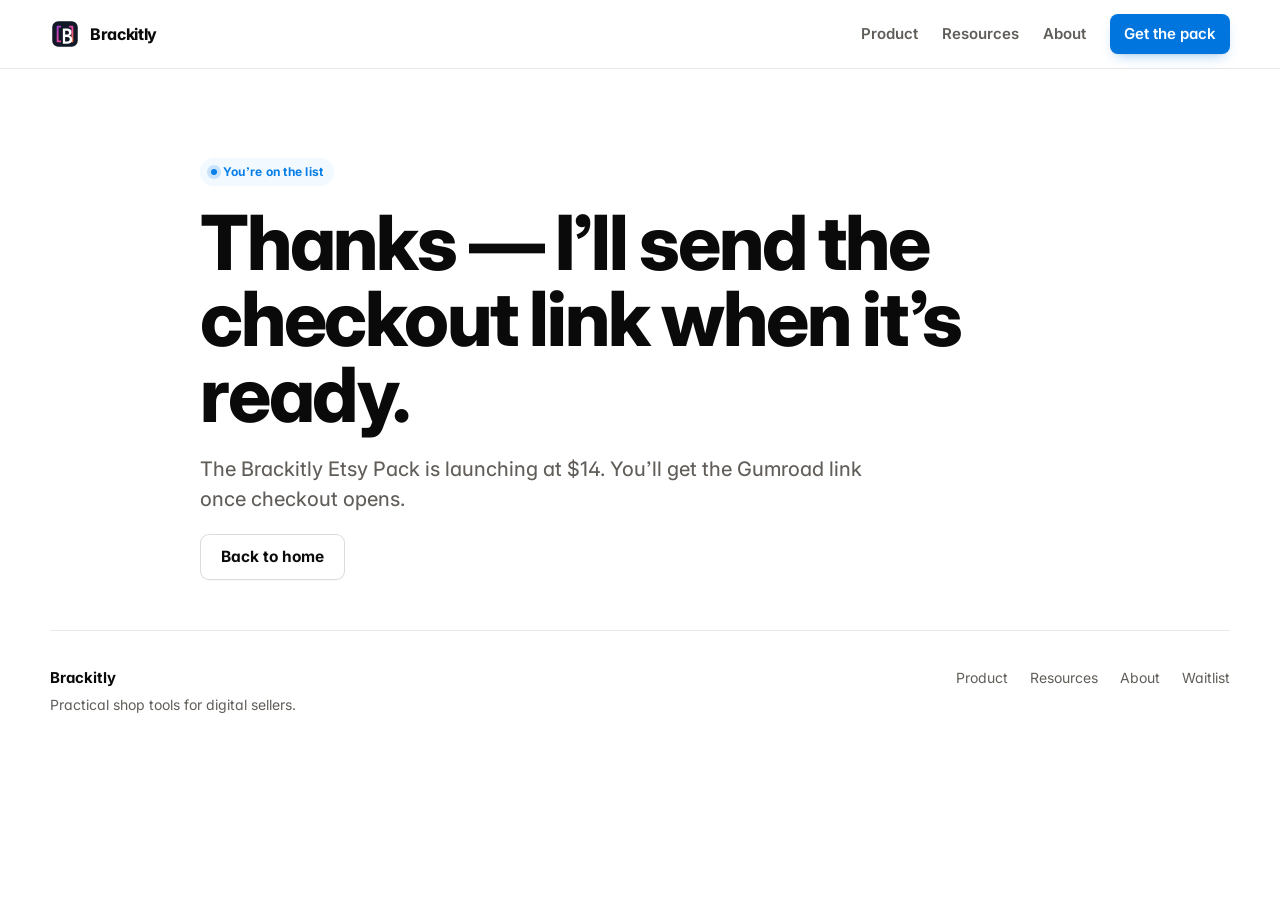
<file: thanks.html>
<!doctype html>
<html lang="en">
<head><meta charset="utf-8"><meta name="viewport" content="width=device-width, initial-scale=1"><title>You’re on the list — Brackitly</title><meta name="description" content="Thanks for joining the Brackitly waitlist."><link rel="preconnect" href="https://fonts.googleapis.com"><link rel="preconnect" href="https://fonts.gstatic.com" crossorigin><link href="https://fonts.googleapis.com/css2?family=Inter:wght@400;500;600;700;800&display=swap" rel="stylesheet"><link rel="icon" href="assets/brackitly-logo.svg"><link rel="stylesheet" href="styles.css"></head>
<body><header class="site-header"><div class="site-header-inner"><a class="brand" href="index.html"><img src="assets/brackitly-logo.svg" alt=""><span>Brackitly</span></a><nav><a href="product.html">Product</a><a href="resources.html">Resources</a><a href="about.html">About</a><a class="nav-cta" href="https://brackitly.gumroad.com/l/etsy-pack">Get the pack</a></nav></div></header><main><section class="container page-hero narrow success-page"><p class="badge">You’re on the list</p><h1>Thanks — I’ll send the checkout link when it’s ready.</h1><p class="lead">The Brackitly Etsy Pack is launching at $14. You’ll get the Gumroad link once checkout opens.</p><a class="button secondary" href="index.html">Back to home</a></section></main><footer class="site-footer"><div><strong>Brackitly</strong><span>Practical shop tools for digital sellers.</span></div><div class="footer-links"><a href="product.html">Product</a><a href="resources.html">Resources</a><a href="about.html">About</a><a href="https://brackitly.gumroad.com/l/etsy-pack">Waitlist</a></div></footer></body></html>
</file>
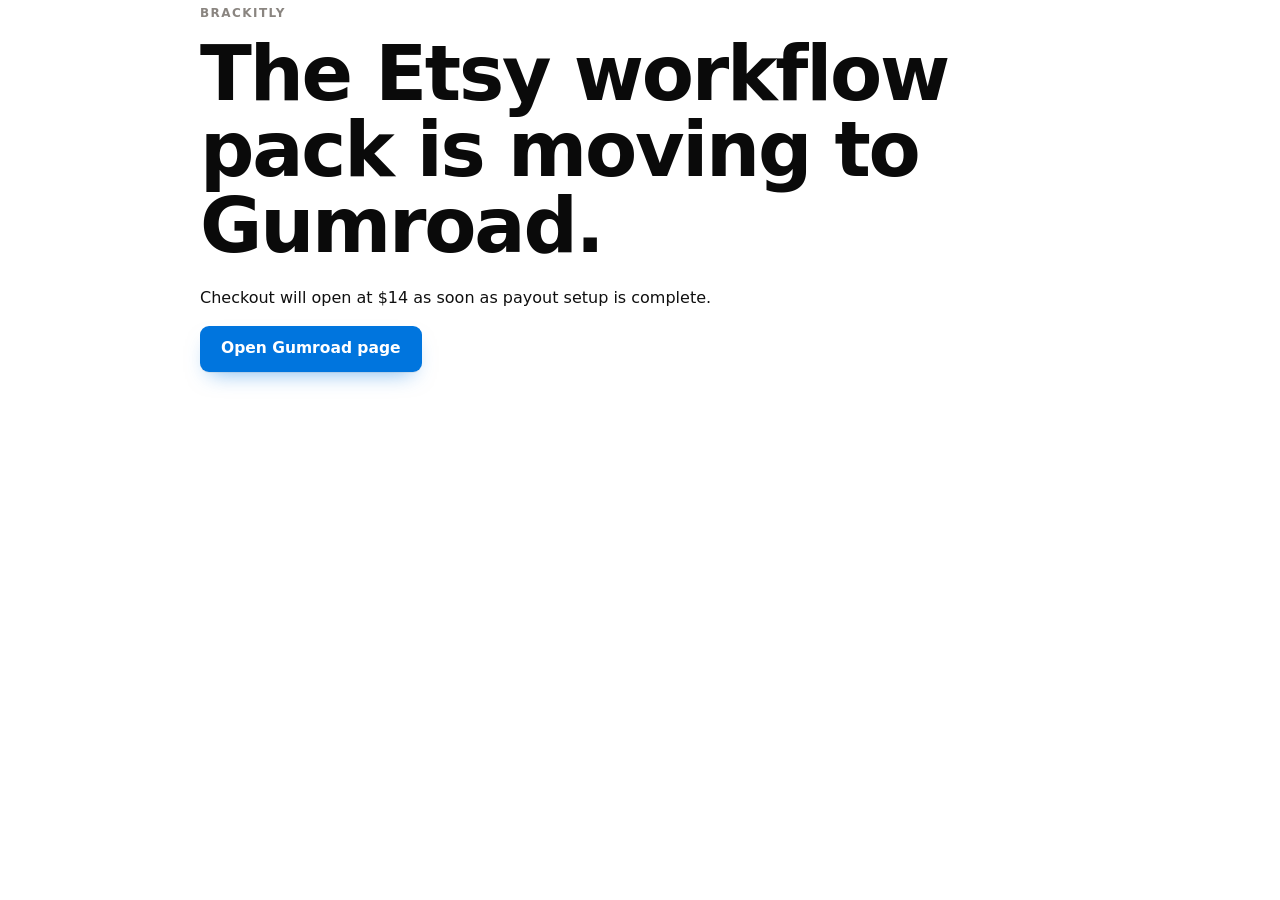
<file: waitlist.html>
<!doctype html><html lang="en"><head><meta charset="utf-8"><meta name="viewport" content="width=device-width,initial-scale=1"><title>Brackitly — Gumroad</title><link rel="stylesheet" href="styles.css"></head><body><main class="section"><div class="container narrow"><p class="eyebrow">Brackitly</p><h1>The Etsy workflow pack is moving to Gumroad.</h1><p>Checkout will open at $14 as soon as payout setup is complete.</p><a class="button primary" href="https://brackitly.gumroad.com/l/etsy-pack">Open Gumroad page</a></div></main></body></html>
</file>
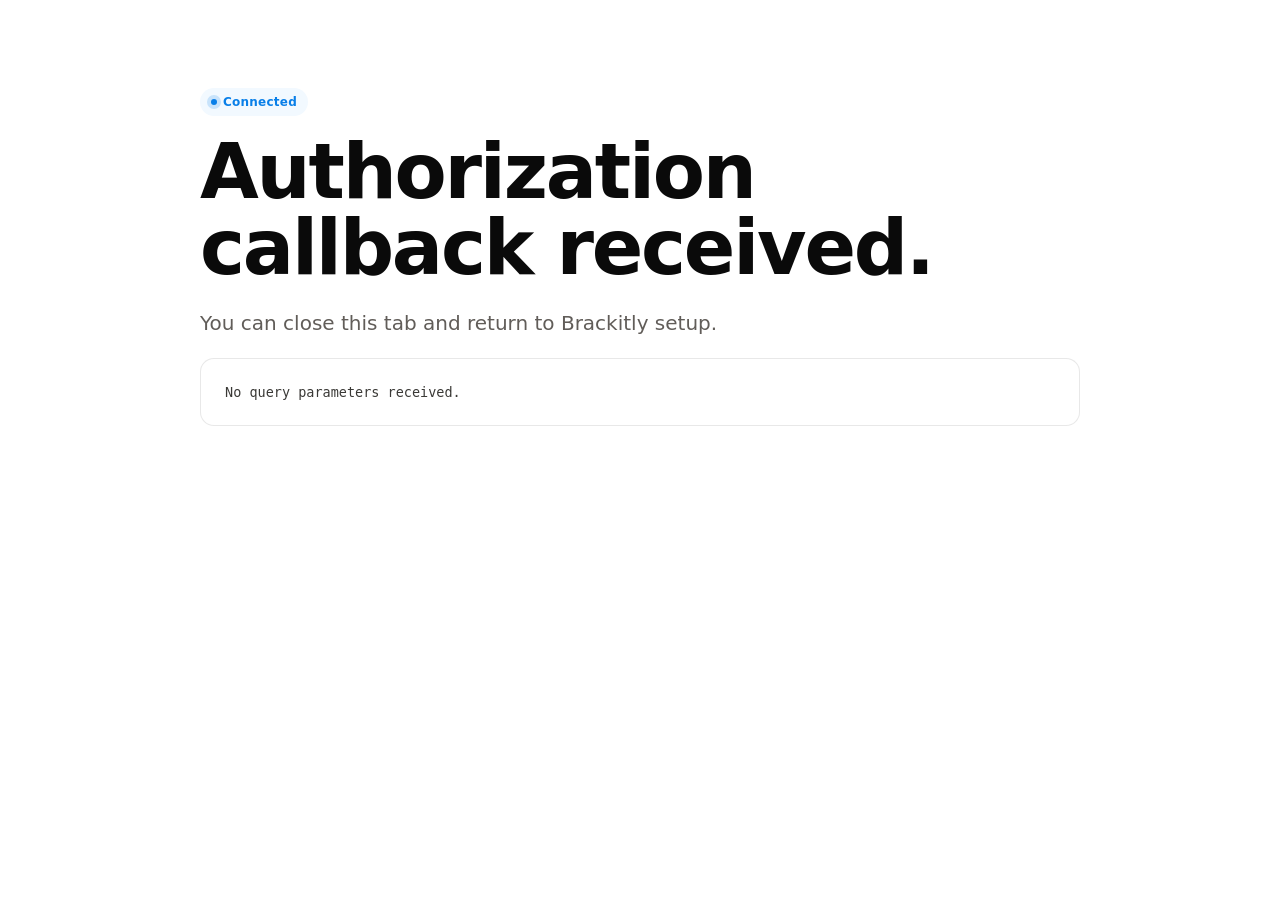
<file: oauth/callback.html>
<!doctype html>
<html lang="en">
<head><meta charset="utf-8"><meta name="viewport" content="width=device-width, initial-scale=1"><title>OAuth callback — Brackitly</title><link rel="stylesheet" href="../styles.css"></head>
<body><main><section class="container page-hero narrow success-page"><p class="badge">Connected</p><h1>Authorization callback received.</h1><p class="lead">You can close this tab and return to Brackitly setup.</p><pre id="params" class="codeish"></pre></section></main><script>document.getElementById('params').textContent = location.search || 'No query parameters received.';</script></body>
</html>
</file>
<file: styles.css>
/* Brackitly — Notion-grade base + Stripe-style hero atmosphere + indie-creator polish */
:root{
  --text:rgba(0,0,0,.94);
  --heading:rgba(0,0,0,.96);
  --muted:#615d59;
  --quiet:#8a8580;
  --line:rgba(0,0,0,.09);
  --line-strong:rgba(0,0,0,.14);
  --paper:#fff;
  --warm:#f7f5f2;
  --warm-2:#fbf9f6;
  --blue:#0075de;
  --blue-dark:#005bab;
  --blue-tint:#f2f9ff;
  --ink:#1f1d1a;
  --peach:#ffe9d6;
  --lavender:#ece7ff;
  --mint:#e7f6ec;
  --shadow-card:0 1px 2px rgba(0,0,0,.04),0 4px 14px rgba(0,0,0,.05),0 18px 40px -18px rgba(20,20,40,.16);
  --shadow-hero:0 1px 2px rgba(0,0,0,.04),0 30px 60px -30px rgba(50,50,93,.22),0 18px 36px -18px rgba(0,0,0,.08);
  --radius-sm:6px;
  --radius:10px;
  --radius-lg:14px;
  --radius-xl:20px;
}

*{box-sizing:border-box}
html{scroll-behavior:smooth;overflow-x:clip}
body{
  margin:0;
  background:var(--paper);
  color:var(--text);
  font-family:Inter,system-ui,-apple-system,"Segoe UI",Roboto,sans-serif;
  font-feature-settings:"cv11","ss01","ss03";
  line-height:1.5;
  -webkit-font-smoothing:antialiased;
  text-rendering:optimizeLegibility;
  overflow-x:clip;
}
a{color:inherit}
img{max-width:100%;display:block}

/* ---------- Container & header ---------- */
.container{width:min(1140px,calc(100% - 40px));margin:0 auto}
.site-header{
  position:sticky;top:0;z-index:50;
  width:100%;
  background:rgba(255,255,255,.85);
  backdrop-filter:saturate(180%) blur(10px);
  -webkit-backdrop-filter:saturate(180%) blur(10px);
  border-bottom:1px solid var(--line);
}
.site-header-inner{
  height:68px;display:flex;align-items:center;justify-content:space-between;
  width:min(1180px,calc(100% - 40px));margin:0 auto;
}
.brand{display:flex;gap:10px;align-items:center;text-decoration:none;font-weight:750;letter-spacing:-.02em;color:var(--heading)}
.brand img{width:30px;height:30px}
nav{display:flex;gap:24px;align-items:center}
nav a{text-decoration:none;color:var(--muted);font-size:15px;font-weight:600;transition:color .15s ease}
nav a:hover{color:var(--heading)}
.nav-cta{background:var(--blue);color:#fff!important;padding:9px 14px;border-radius:8px;box-shadow:0 1px 0 rgba(0,0,0,.04),0 6px 14px -6px rgba(0,117,222,.45)}
.nav-cta:hover,.button.primary:hover{background:var(--blue-dark)}

/* ---------- Typography ---------- */
h1,h2,h3,p{margin-top:0}
h1{
  font-size:clamp(44px,6.4vw,76px);
  line-height:1;
  letter-spacing:-2.2px;
  margin-bottom:22px;
  color:var(--heading);
  font-weight:780;
}
h2{font-size:clamp(30px,3.8vw,48px);line-height:1.05;letter-spacing:-1.4px;margin-bottom:18px;color:var(--heading);font-weight:760}
h3{font-size:21px;line-height:1.25;letter-spacing:-.3px;margin-bottom:8px;color:var(--heading);font-weight:700}
.lead{font-size:20px;color:var(--muted);font-weight:450;max-width:680px;line-height:1.5}
.caption{font-size:14px;color:var(--quiet)}
.eyebrow{display:inline-block;text-transform:uppercase;color:var(--quiet);letter-spacing:.12em;font-size:12px;font-weight:700;margin-bottom:14px}
.badge{
  display:inline-flex;align-items:center;gap:6px;
  background:var(--blue-tint);color:#097fe8;
  border-radius:999px;padding:5px 11px;
  font-size:12px;font-weight:700;letter-spacing:.02em;
  margin:0 0 18px;
}
.badge::before{content:"";width:6px;height:6px;border-radius:50%;background:#097fe8;box-shadow:0 0 0 4px rgba(9,127,232,.18)}

/* ---------- Buttons ---------- */
.button{
  display:inline-flex;text-decoration:none;align-items:center;justify-content:center;
  min-height:46px;padding:10px 20px;border-radius:9px;
  font-size:15.5px;font-weight:700;border:1px solid transparent;
  transition:transform .12s ease,background .15s ease,box-shadow .15s ease;
  white-space:nowrap;
}
.button.primary{background:var(--blue);color:#fff;box-shadow:0 1px 0 rgba(0,0,0,.06),0 10px 22px -10px rgba(0,117,222,.55)}
.button.primary:hover{transform:translateY(-1px)}
.button.secondary{background:#fff;color:var(--heading);border-color:var(--line-strong);box-shadow:0 1px 0 rgba(0,0,0,.02)}
.button.secondary:hover{border-color:rgba(0,0,0,.28)}
.button-row{display:flex;gap:12px;flex-wrap:wrap;margin:30px 0 14px}
.hero-actions{display:flex;gap:12px;flex-wrap:wrap;margin:30px 0 12px}

/* ---------- Hero ---------- */
.hero{
  position:relative;
  display:grid;grid-template-columns:1.05fr .85fr;gap:64px;
  align-items:center;
  padding:104px 0 96px;
  isolation:isolate;
}
.hero::before{
  content:"";position:absolute;inset:-80px -10vw -40px -10vw;z-index:-1;
  background:
    radial-gradient(60% 50% at 12% 18%,rgba(255,196,153,.45) 0%,rgba(255,196,153,0) 60%),
    radial-gradient(50% 50% at 88% 8%,rgba(184,166,255,.45) 0%,rgba(184,166,255,0) 60%),
    radial-gradient(45% 60% at 65% 95%,rgba(176,231,210,.45) 0%,rgba(176,231,210,0) 60%),
    linear-gradient(180deg,#fdf9f3 0%,#ffffff 80%);
  filter:blur(8px);
}
.hero-text{max-width:720px}
.hero-trust{
  display:flex;gap:18px;flex-wrap:wrap;align-items:center;
  color:var(--muted);font-size:13.5px;font-weight:600;margin-top:6px;
}
.hero-trust span{display:inline-flex;align-items:center;gap:7px}
.hero-trust span::before{
  content:"";width:14px;height:14px;border-radius:50%;
  background:#e7f6ec url("data:image/svg+xml;utf8,<svg xmlns='http://www.w3.org/2000/svg' viewBox='0 0 12 12'><path d='M2.5 6.2L4.7 8.2L9.5 3.6' fill='none' stroke='%231aae39' stroke-width='1.8' stroke-linecap='round' stroke-linejoin='round'/></svg>") center/10px no-repeat;
}

/* Hero product preview card */
.product-card{
  background:#fff;border:1px solid var(--line);border-radius:var(--radius-lg);
  box-shadow:var(--shadow-hero);
  padding:26px;
  display:flex;flex-direction:column;gap:14px;
  position:relative;
}
.product-card .card-header{
  display:flex;align-items:center;justify-content:space-between;
  padding-bottom:14px;border-bottom:1px solid var(--line);
}
.card-label{font-size:12.5px;font-weight:700;color:var(--quiet);text-transform:uppercase;letter-spacing:.1em;margin:0}
.card-dot{display:inline-flex;gap:5px}
.card-dot i{width:8px;height:8px;border-radius:50%;background:#e6e3df;display:inline-block}
.card-dot i:first-child{background:#ff9c8a}
.card-dot i:nth-child(2){background:#ffd27a}
.card-dot i:last-child{background:#86d59c}
.product-card h2{font-size:28px;letter-spacing:-.9px;margin-bottom:6px;font-weight:760}
.product-card p{color:var(--muted);margin:0 0 6px}
.mini-table{margin-top:8px;border:1px solid var(--line);border-radius:var(--radius);overflow:hidden;background:#fbfaf8}
.mini-table div{display:flex;justify-content:space-between;gap:18px;padding:11px 14px;border-bottom:1px solid var(--line);font-size:14px}
.mini-table div:last-child{border-bottom:0}
.mini-table span{color:var(--quiet)}
.mini-table strong{color:var(--heading)}

/* ---------- Stats strip ---------- */
.stats-strip{
  border-top:1px solid var(--line);border-bottom:1px solid var(--line);
  background:#fff;
}
.stats-grid{
  display:grid;grid-template-columns:repeat(4,1fr);
  gap:0;
}
.stat-item{
  padding:34px 24px;
  border-right:1px solid var(--line);
}
.stat-item:last-child{border-right:0}
.stat-num{font-size:44px;letter-spacing:-1.6px;font-weight:780;color:var(--heading);line-height:1;margin-bottom:8px;font-feature-settings:"tnum"}
.stat-label{color:var(--muted);font-size:14.5px;font-weight:500}

/* ---------- Surface (warm sections) ---------- */
.surface{background:var(--warm);padding:88px 0;border-top:1px solid var(--line);border-bottom:1px solid var(--line)}
.section-heading{max-width:760px;margin-bottom:36px}
.three-grid{display:grid;grid-template-columns:repeat(3,1fr);gap:18px}
.plain-card{background:#fff;border:1px solid var(--line);border-radius:var(--radius-lg);padding:26px;box-shadow:0 1px 0 rgba(0,0,0,.02)}
.plain-card p{color:var(--muted)}

/* ---------- How it works ---------- */
.how-section{padding:96px 0}
.how-grid{display:grid;grid-template-columns:repeat(3,1fr);gap:22px}
.how-card{
  background:#fff;border:1px solid var(--line);border-radius:var(--radius-lg);
  padding:28px;position:relative;
  box-shadow:var(--shadow-card);
}
.how-num{
  display:inline-flex;align-items:center;justify-content:center;
  width:34px;height:34px;border-radius:10px;
  background:linear-gradient(180deg,#fff7ec 0%,#ffe9d6 100%);
  border:1px solid #f3dcc1;
  font-weight:780;font-size:14px;color:#a05a1f;
  margin-bottom:18px;font-feature-settings:"tnum"
}
.how-card:nth-child(2) .how-num{background:linear-gradient(180deg,#f3eeff 0%,#e3d8ff 100%);border-color:#d4c6f5;color:#5a3ec0}
.how-card:nth-child(3) .how-num{background:linear-gradient(180deg,#ebf7ef 0%,#d6efe0 100%);border-color:#bee0cc;color:#1f7a45}
.how-card p{color:var(--muted);margin:0}

/* ---------- Split section ---------- */
.split-section{display:grid;grid-template-columns:.85fr 1fr;gap:60px;align-items:start;padding:96px 0}
.split-section>div:first-child p:not(.eyebrow){font-size:18px;color:var(--muted);max-width:480px}
.checklist{border:1px solid var(--line);border-radius:var(--radius-lg);background:#fff;box-shadow:var(--shadow-card);overflow:hidden}
.checklist div{padding:20px 22px;border-bottom:1px solid var(--line);display:grid;gap:4px;position:relative;padding-left:54px}
.checklist div:last-child{border-bottom:0}
.checklist div::before{
  content:"";position:absolute;left:22px;top:22px;
  width:18px;height:18px;border-radius:50%;
  background:var(--blue-tint) url("data:image/svg+xml;utf8,<svg xmlns='http://www.w3.org/2000/svg' viewBox='0 0 12 12'><path d='M2.5 6.2L4.7 8.2L9.5 3.6' fill='none' stroke='%230075de' stroke-width='1.8' stroke-linecap='round' stroke-linejoin='round'/></svg>") center/12px no-repeat;
}
.checklist strong{font-size:17px;color:var(--heading)}
.checklist span{color:var(--muted)}

/* ---------- Sample prompt section ---------- */
.sample-band{padding:90px 0;background:#0e1116;color:#fff;position:relative;overflow:hidden}
.sample-band::before{
  content:"";position:absolute;inset:0;
  background:
    radial-gradient(40% 60% at 80% 20%,rgba(83,58,253,.22) 0%,rgba(83,58,253,0) 60%),
    radial-gradient(40% 60% at 20% 100%,rgba(0,117,222,.18) 0%,rgba(0,117,222,0) 60%);
  pointer-events:none;
}
.sample-band .container{position:relative}
.sample-band .eyebrow{color:rgba(255,255,255,.55)}
.sample-band h2{color:#fff;max-width:720px}
.sample-band .lead{color:rgba(255,255,255,.7)}
.code-card{
  margin-top:32px;background:#161a21;border:1px solid rgba(255,255,255,.08);
  border-radius:var(--radius-lg);overflow:hidden;
  box-shadow:0 30px 60px -30px rgba(0,0,0,.5);
  max-width:920px;
}
.code-card-head{display:flex;align-items:center;justify-content:space-between;padding:14px 18px;border-bottom:1px solid rgba(255,255,255,.06);background:rgba(255,255,255,.02)}
.code-card-head .filename{font-family:ui-monospace,SFMono-Regular,Menlo,Monaco,Consolas,monospace;font-size:12.5px;color:rgba(255,255,255,.6);letter-spacing:.02em}
.code-card pre{
  margin:0;padding:22px 24px;
  font-family:ui-monospace,SFMono-Regular,Menlo,Monaco,Consolas,monospace;
  font-size:13.5px;line-height:1.65;color:#e6e6e8;
  white-space:pre-wrap;
}
.code-card .k{color:#a0bdff}
.code-card .s{color:#ffd28a}
.code-card .c{color:#7c8597;font-style:italic}

/* ---------- Quote band ---------- */
.quote-band{background:#1f1d1a;color:#fff;padding:88px 0}
.quote-layout{display:grid;grid-template-columns:1fr 280px;gap:48px;align-items:center}
.quote-layout blockquote{font-size:clamp(26px,3.4vw,42px);line-height:1.1;letter-spacing:-1.2px;margin:0;font-weight:680;color:#fff;quotes:"\201C""\201D"}
.quote-layout blockquote::before{content:open-quote;color:rgba(255,255,255,.35);margin-right:2px}
.quote-layout blockquote::after{content:close-quote;color:rgba(255,255,255,.35);margin-left:2px}
.quote-layout p{color:rgba(255,255,255,.72)}
.quote-layout .eyebrow{color:rgba(255,255,255,.55)}

/* ---------- FAQ ---------- */
.faq-section{padding:96px 0}
.faq-list{max-width:820px;margin:0 auto;border-top:1px solid var(--line)}
.faq-item{border-bottom:1px solid var(--line)}
.faq-item summary{
  list-style:none;cursor:pointer;
  padding:22px 0;display:flex;justify-content:space-between;align-items:center;gap:24px;
  font-size:18px;font-weight:650;color:var(--heading);
}
.faq-item summary::-webkit-details-marker{display:none}
.faq-item summary::after{
  content:"+";font-size:24px;color:var(--quiet);font-weight:400;transition:transform .2s ease;line-height:1;
}
.faq-item[open] summary::after{content:"–"}
.faq-item .faq-a{padding:0 0 22px;color:var(--muted);max-width:680px;font-size:16px}

/* ---------- Final CTA ---------- */
.final-cta{text-align:center;padding:96px 0;position:relative}
.final-cta p{color:var(--muted);max-width:620px;margin:0 auto 28px}
.final-cta strong{color:var(--heading)}
.cta-note{margin-top:14px!important;margin-bottom:0!important;font-size:13.5px}

/* ---------- Footer ---------- */
.site-footer{
  width:min(1180px,calc(100% - 40px));margin:0 auto;
  padding:36px 0 44px;border-top:1px solid var(--line);
  display:flex;justify-content:space-between;gap:24px;
  color:var(--muted);font-size:14px;
}
.site-footer strong{display:block;color:var(--heading);margin-bottom:4px;font-size:15px}
.footer-links{display:flex;gap:22px;flex-wrap:wrap}
.footer-links a{text-decoration:none;color:var(--muted);transition:color .12s ease}
.footer-links a:hover{color:var(--heading)}

/* ---------- Inner-page hero ---------- */
.page-hero{padding:88px 0 50px;position:relative;isolation:isolate}
.page-hero.has-decor::before{
  content:"";position:absolute;inset:-40px -10vw 0 -10vw;z-index:-1;
  background:
    radial-gradient(50% 60% at 18% 30%,rgba(255,196,153,.35) 0%,rgba(255,196,153,0) 60%),
    radial-gradient(40% 60% at 82% 12%,rgba(184,166,255,.35) 0%,rgba(184,166,255,0) 60%),
    linear-gradient(180deg,#fdf9f3 0%,#ffffff 90%);
  filter:blur(6px);
}
.narrow{max-width:880px}

/* ---------- Product page layout ---------- */
.product-layout{display:grid;grid-template-columns:1fr 340px;gap:28px;align-items:start;padding-bottom:90px}
.panel{background:#fff;border:1px solid var(--line);border-radius:var(--radius-lg);padding:34px;box-shadow:var(--shadow-card)}
.feature-list{display:grid;grid-template-columns:1fr 1fr;gap:22px;margin-top:28px}
.feature-list p{color:var(--muted)}
.buy-box{background:#fff;border:1px solid var(--line);border-radius:var(--radius-lg);padding:28px;position:sticky;top:90px;box-shadow:var(--shadow-card)}
.price{font-size:56px;line-height:1;font-weight:800;letter-spacing:-2px;margin-bottom:10px;color:var(--heading);font-feature-settings:"tnum"}
.price-strike{font-size:18px;color:var(--quiet);text-decoration:line-through;margin-left:10px;font-weight:600;letter-spacing:-.5px}
.buy-box ul{padding:0;margin:14px 0 18px;list-style:none}
.buy-box ul li{padding:8px 0;border-top:1px solid var(--line);color:var(--muted);font-size:14.5px;position:relative;padding-left:22px}
.buy-box ul li:first-child{border-top:0}
.buy-box ul li::before{content:"✓";position:absolute;left:0;color:#1aae39;font-weight:800}
.sample-box{max-width:940px}
.codeish{font-family:ui-monospace,SFMono-Regular,Menlo,Monaco,Consolas,monospace;background:#fff;border:1px solid var(--line);border-radius:var(--radius-lg);padding:22px 24px;color:#3a3936;line-height:1.65;font-size:13.5px}

/* ---------- Resources articles ---------- */
.feature-band{display:flex;align-items:center;justify-content:space-between;gap:28px;background:var(--warm);border:1px solid var(--line);border-radius:var(--radius-lg);padding:30px 32px;margin:10px auto 34px;box-shadow:var(--shadow-card)}
.feature-band h2{font-size:30px;letter-spacing:-.8px;margin-bottom:8px}
.feature-band p{color:var(--muted);margin:0;max-width:660px}
.feature-list.compact{grid-template-columns:1fr;gap:14px;margin-top:0}
.feature-list.compact div{background:#fff;border:1px solid var(--line);border-radius:var(--radius);padding:18px 20px;box-shadow:0 1px 0 rgba(0,0,0,.02)}
.feature-list.compact strong{display:block;color:var(--heading);margin-bottom:5px}
.feature-list.compact span{display:block;color:var(--muted)}
.article-grid{display:grid;grid-template-columns:repeat(3,1fr);gap:18px;padding-bottom:96px}
.article-card{background:#fff;border:1px solid var(--line);border-radius:var(--radius-lg);padding:28px;box-shadow:0 1px 0 rgba(0,0,0,.02);transition:transform .15s ease,box-shadow .15s ease}
.article-card:hover{transform:translateY(-2px);box-shadow:var(--shadow-card)}
.article-card span{font-size:11.5px;text-transform:uppercase;letter-spacing:.1em;color:var(--quiet);font-weight:700}
.article-card h2{font-size:24px;letter-spacing:-.6px;margin-top:12px}
.article-card p{color:var(--muted);margin:0}

/* ---------- About values grid ---------- */
.values-grid{display:grid;grid-template-columns:1fr 1fr;gap:32px}
.values-grid h2{font-size:34px;letter-spacing:-1px}
.values-grid p{color:var(--muted)}

/* ---------- Waitlist forms ---------- */
.form-layout{display:grid;grid-template-columns:minmax(0,1fr) 380px;gap:28px;align-items:start;padding-bottom:96px}
.form-card{background:#fff;border:1px solid var(--line);border-radius:var(--radius-lg);box-shadow:var(--shadow-card);padding:30px;display:grid;gap:14px}
.form-card label{font-size:14px;font-weight:700;color:var(--heading)}
.form-card label span{font-weight:500;color:var(--quiet)}
.form-card input,.form-card select,.form-card textarea{width:100%;border:1px solid #d8d5d0;border-radius:8px;padding:12px 13px;font:inherit;color:var(--text);background:#fff;transition:border-color .15s ease,box-shadow .15s ease}
.form-card input:focus,.form-card select:focus,.form-card textarea:focus{outline:none;border-color:#097fe8;box-shadow:0 0 0 3px rgba(9,127,232,.18)}
.form-card button{margin-top:6px;cursor:pointer}
.form-side{padding:6px 4px}
.form-side h2{font-size:30px;letter-spacing:-.8px}
.form-side ul{padding-left:20px;color:var(--muted)}
.success-page{min-height:55vh}

/* ---------- Responsive ---------- */
@media (max-width:980px){
  .stats-grid{grid-template-columns:repeat(2,1fr)}
  .stat-item:nth-child(2){border-right:0}
  .stat-item:nth-child(1),.stat-item:nth-child(2){border-bottom:1px solid var(--line)}
}
@media (max-width:860px){
  .site-header-inner{height:auto;padding:14px 0;flex-direction:column;align-items:flex-start;gap:12px}
  nav{flex-direction:row;flex-wrap:wrap;gap:14px}
  .hero,.split-section,.quote-layout,.product-layout,.values-grid,.form-layout{grid-template-columns:1fr}
  .three-grid,.article-grid,.feature-list,.how-grid{grid-template-columns:1fr}
  .feature-band{flex-direction:column;align-items:flex-start;padding:24px}
  .hero{padding:60px 0 56px;gap:38px}
  .buy-box{position:static}
  h1{letter-spacing:-1.2px}
  .site-footer{flex-direction:column}
  .nav-cta{display:inline-flex}
  .stats-strip .stat-item{padding:24px 18px}
  .stat-num{font-size:34px}
  .hero::before{inset:-40px -5vw -20px -5vw}
  .page-hero.has-decor::before{inset:-30px -5vw 0 -5vw}
}
</file>
